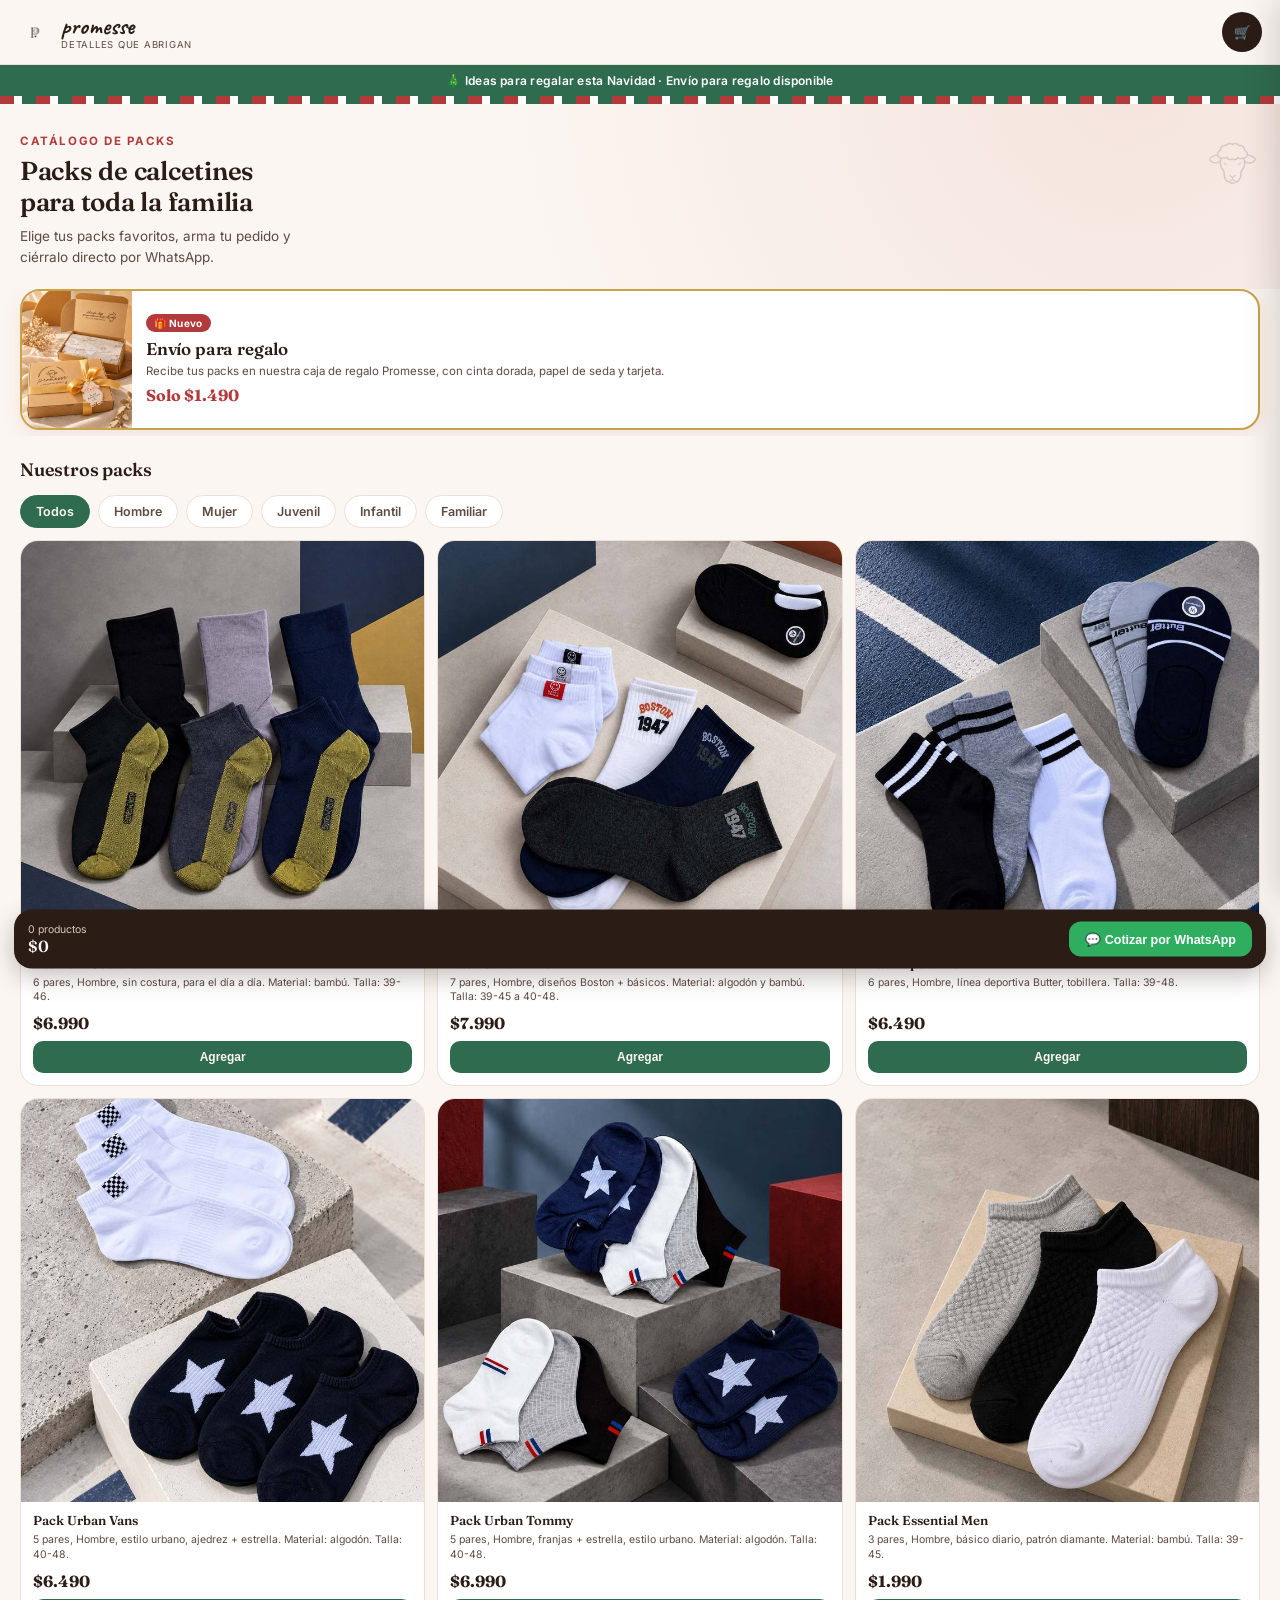
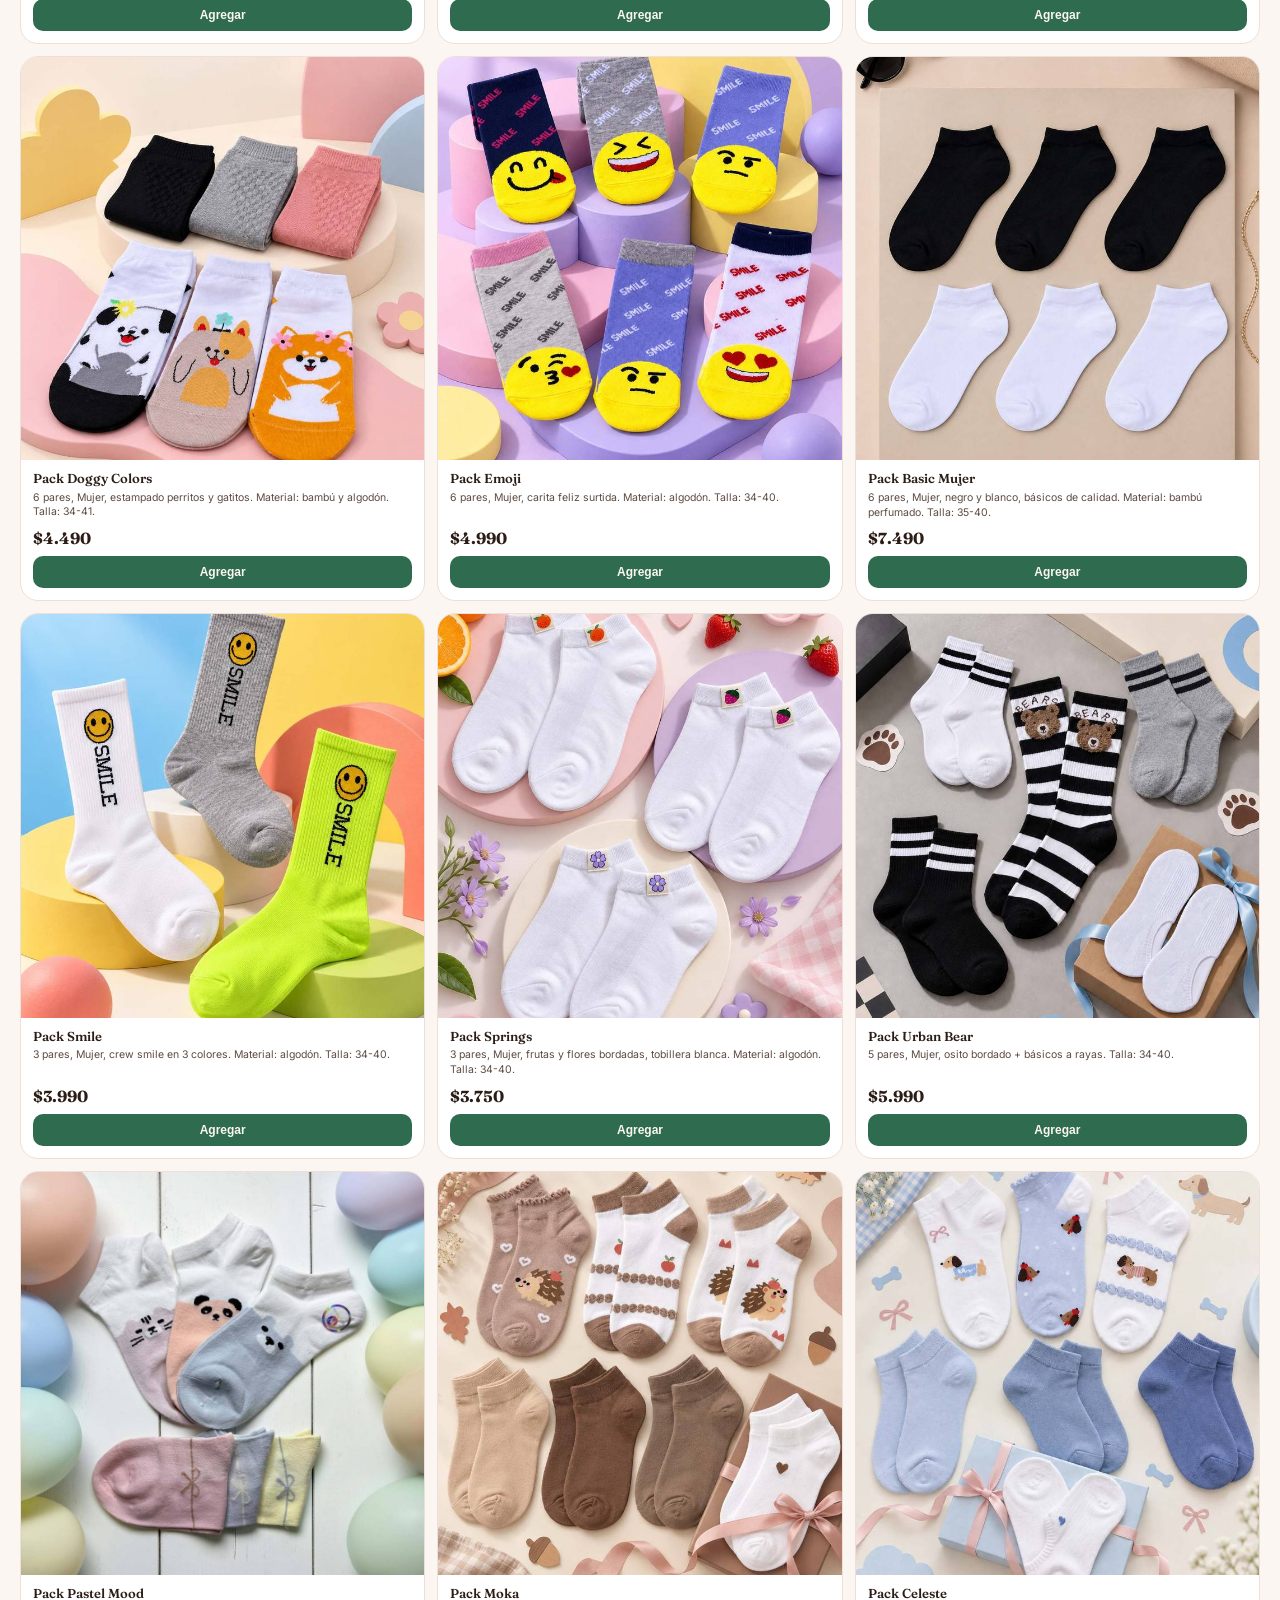
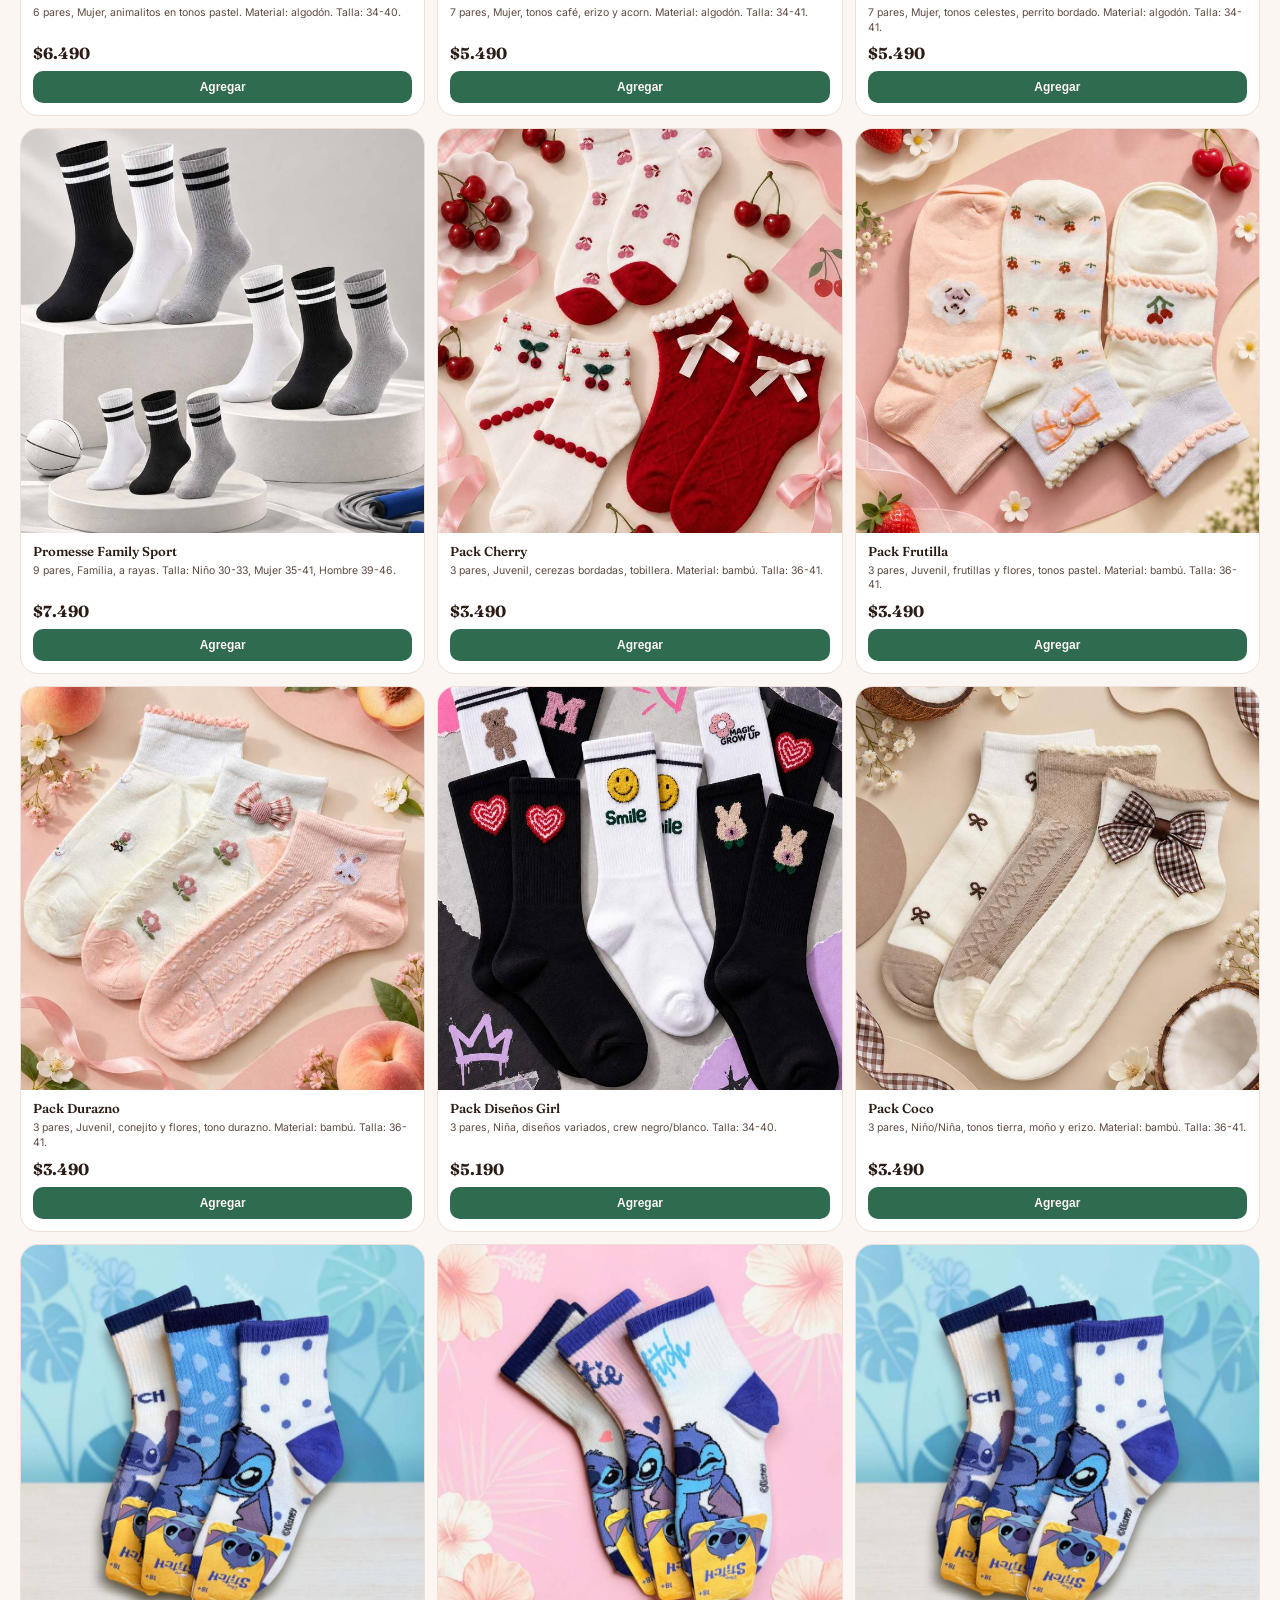
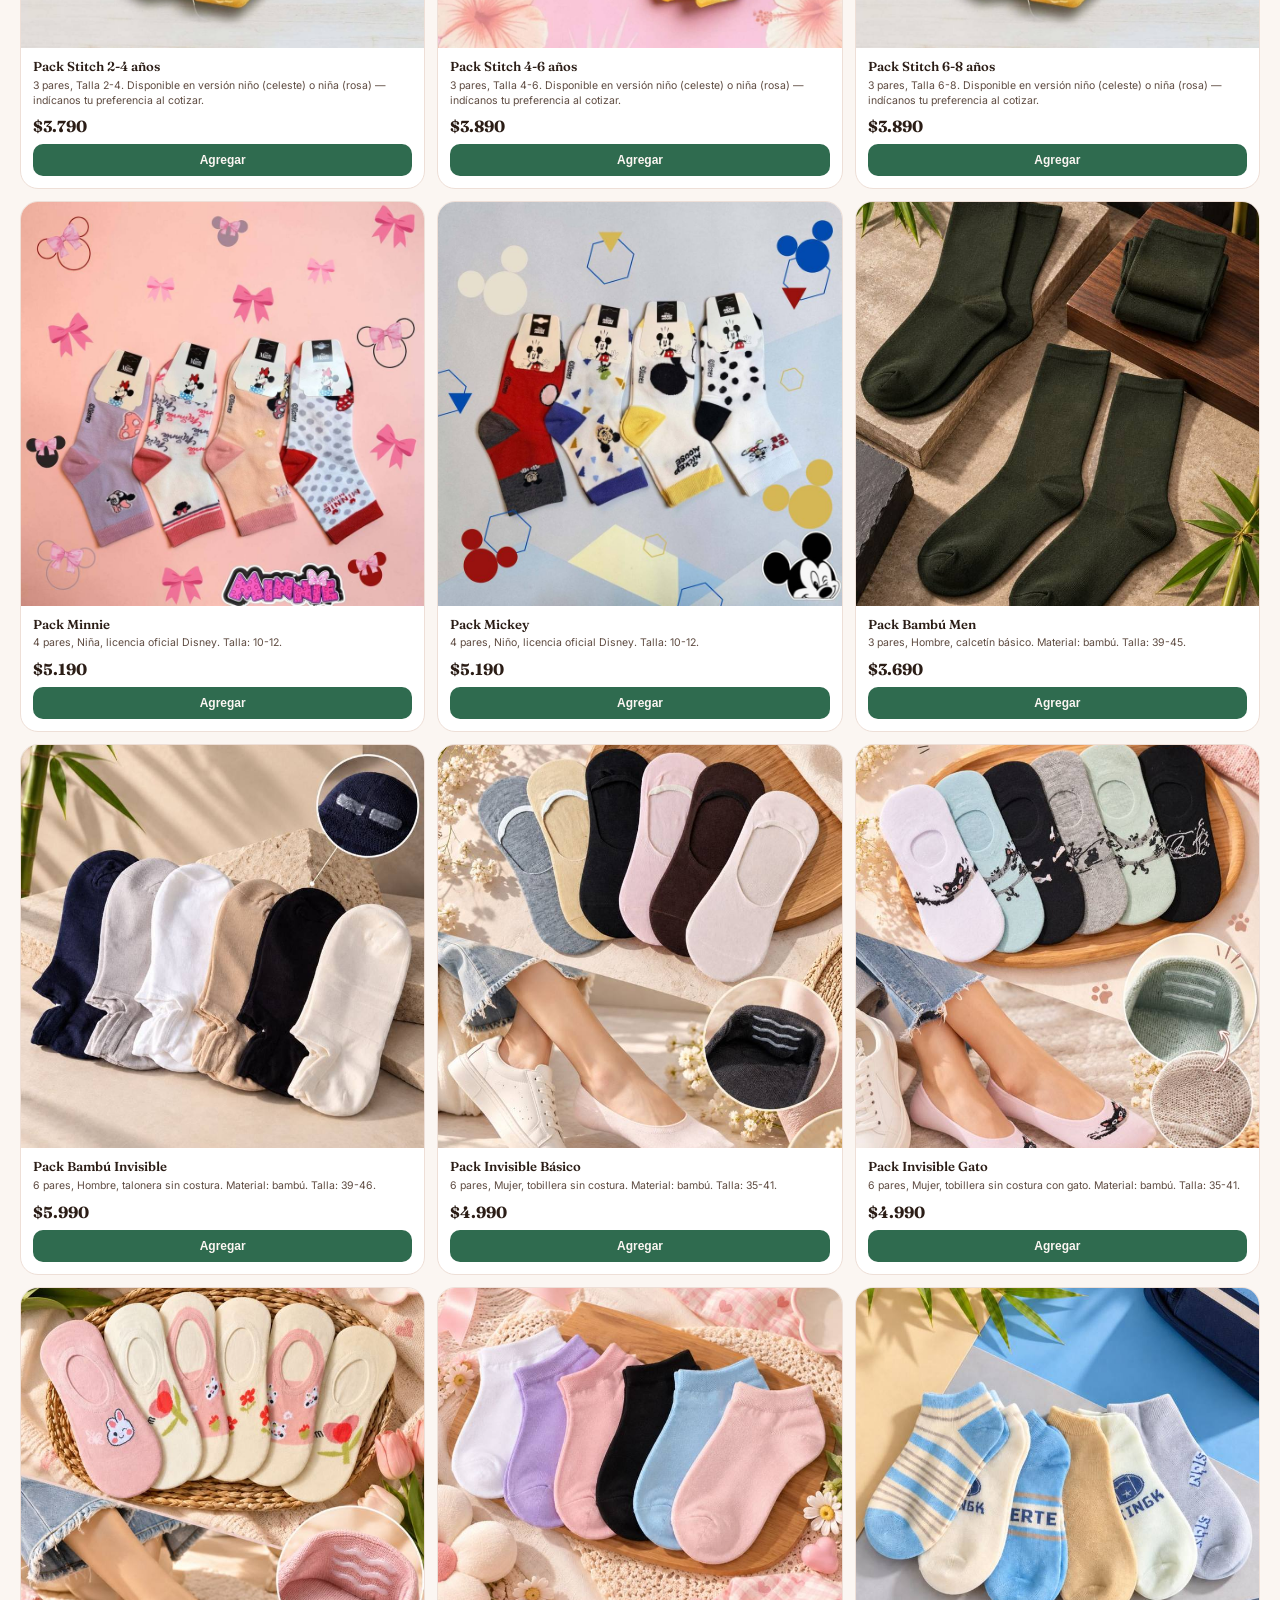
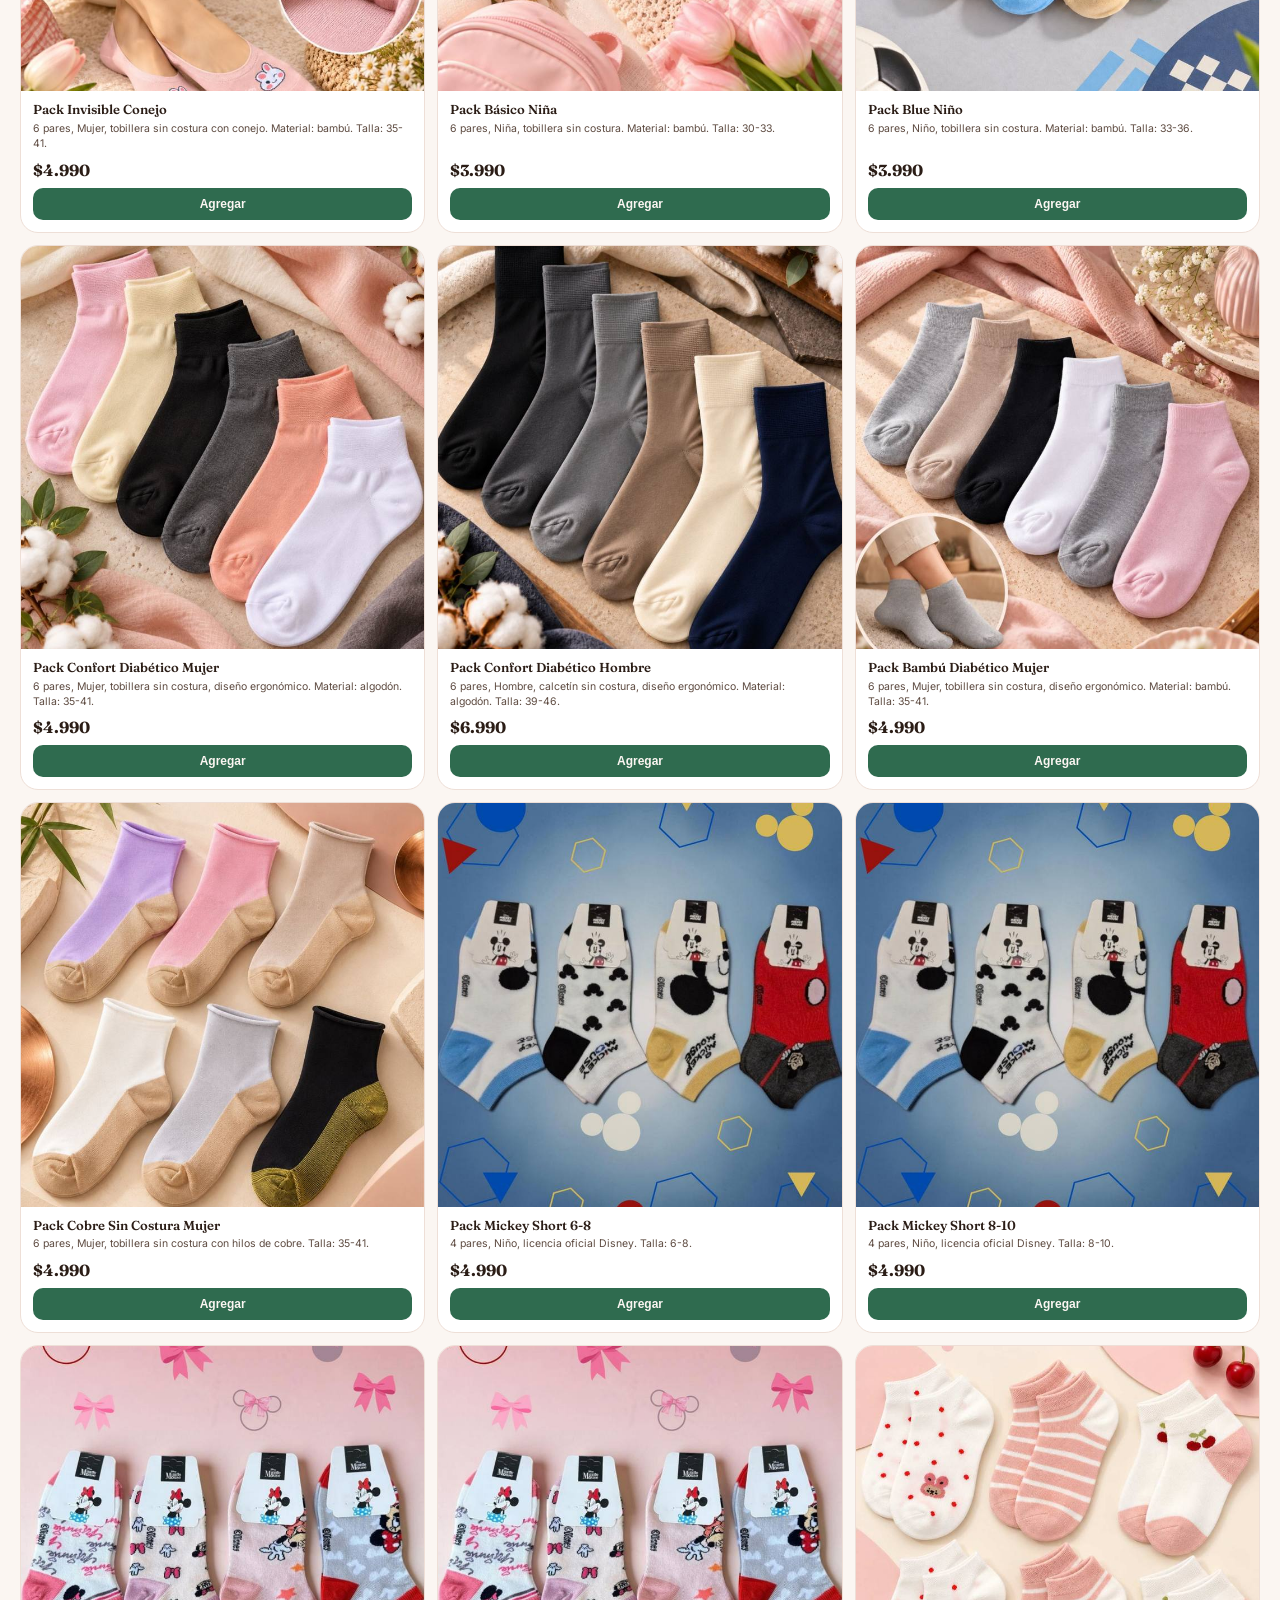
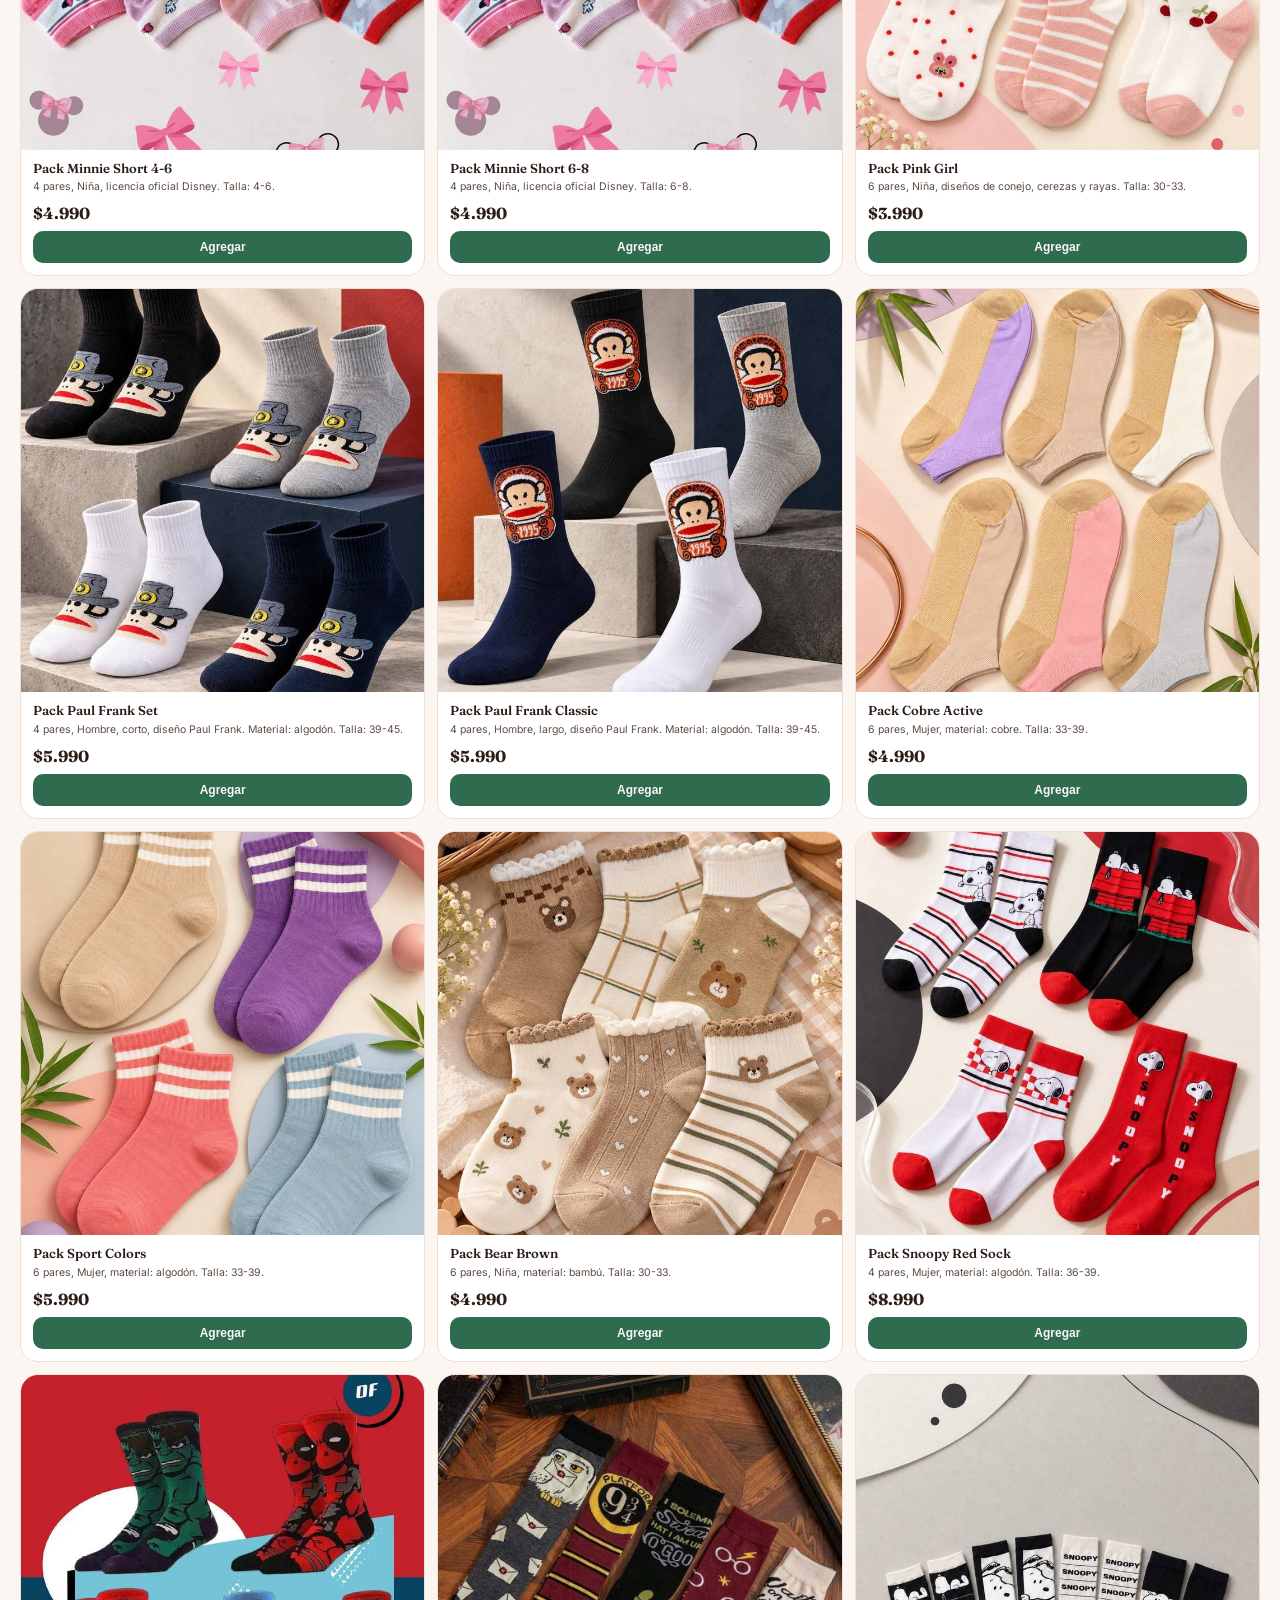
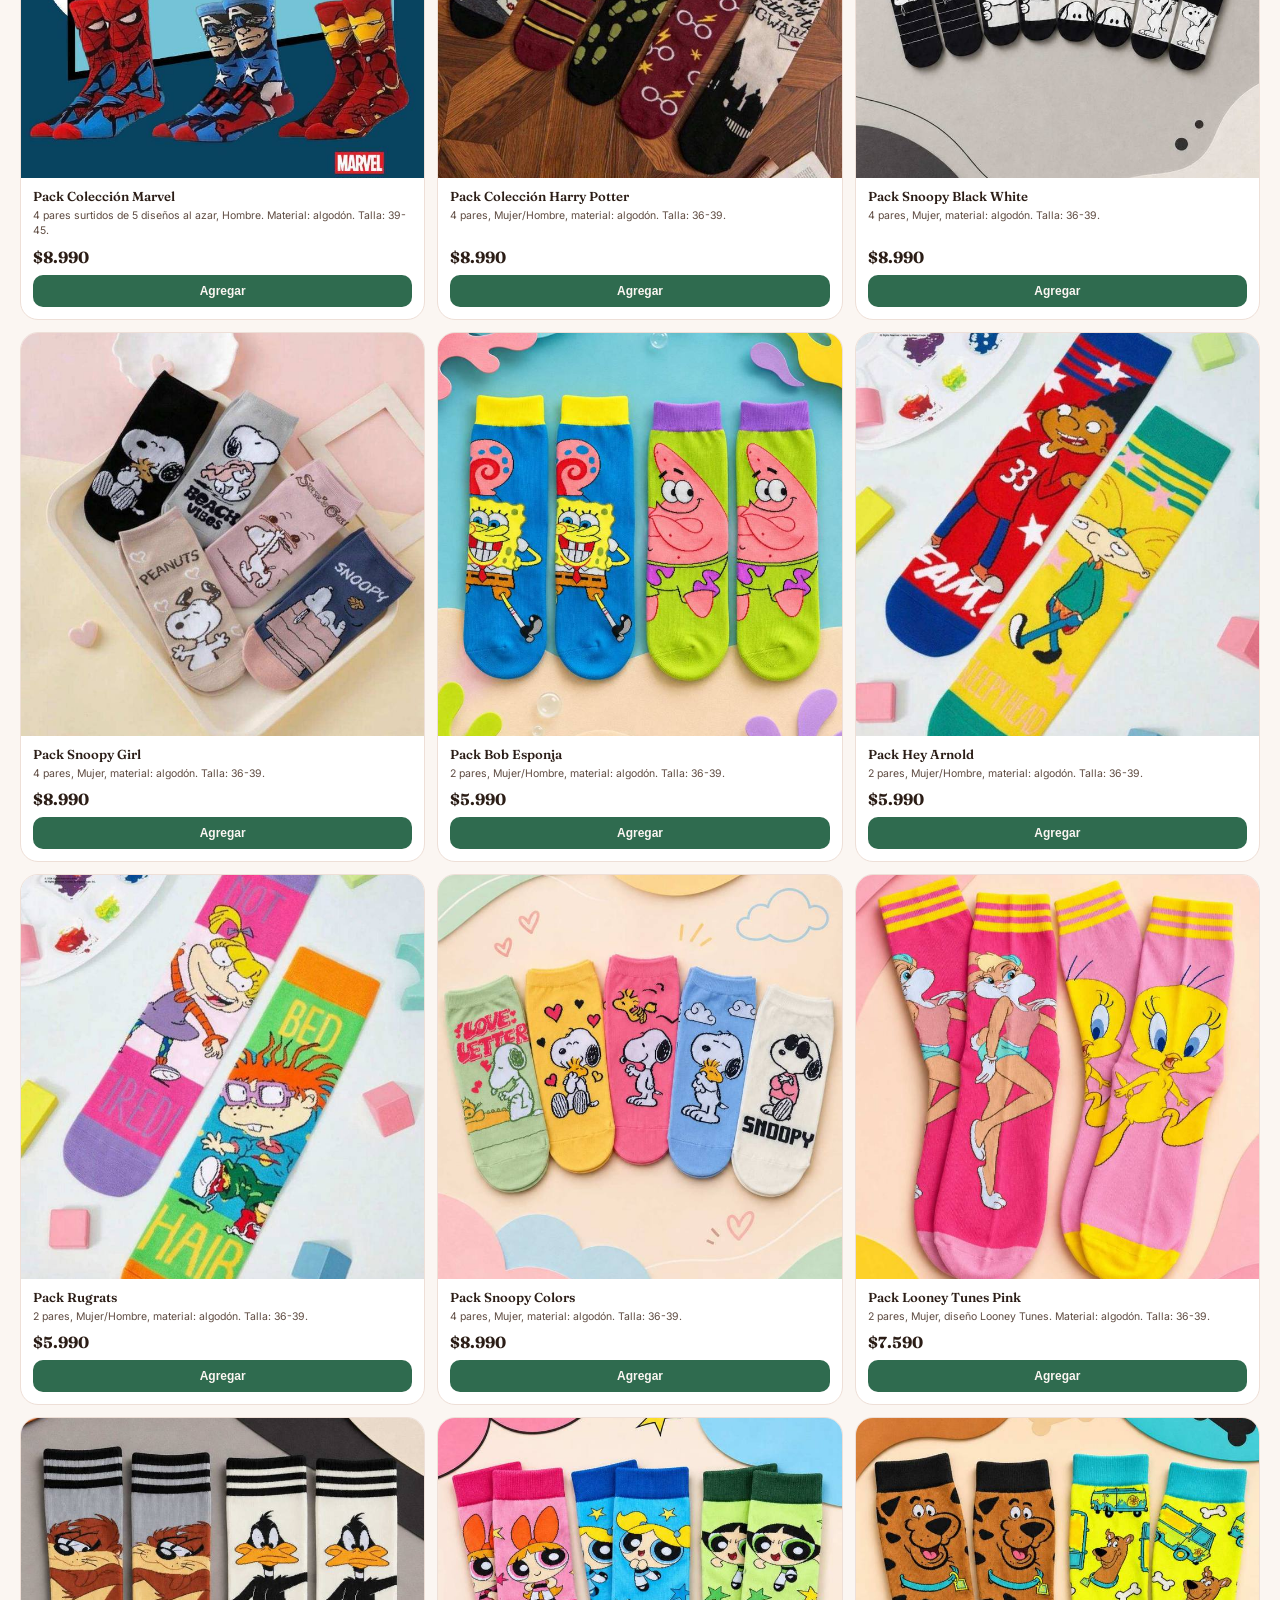
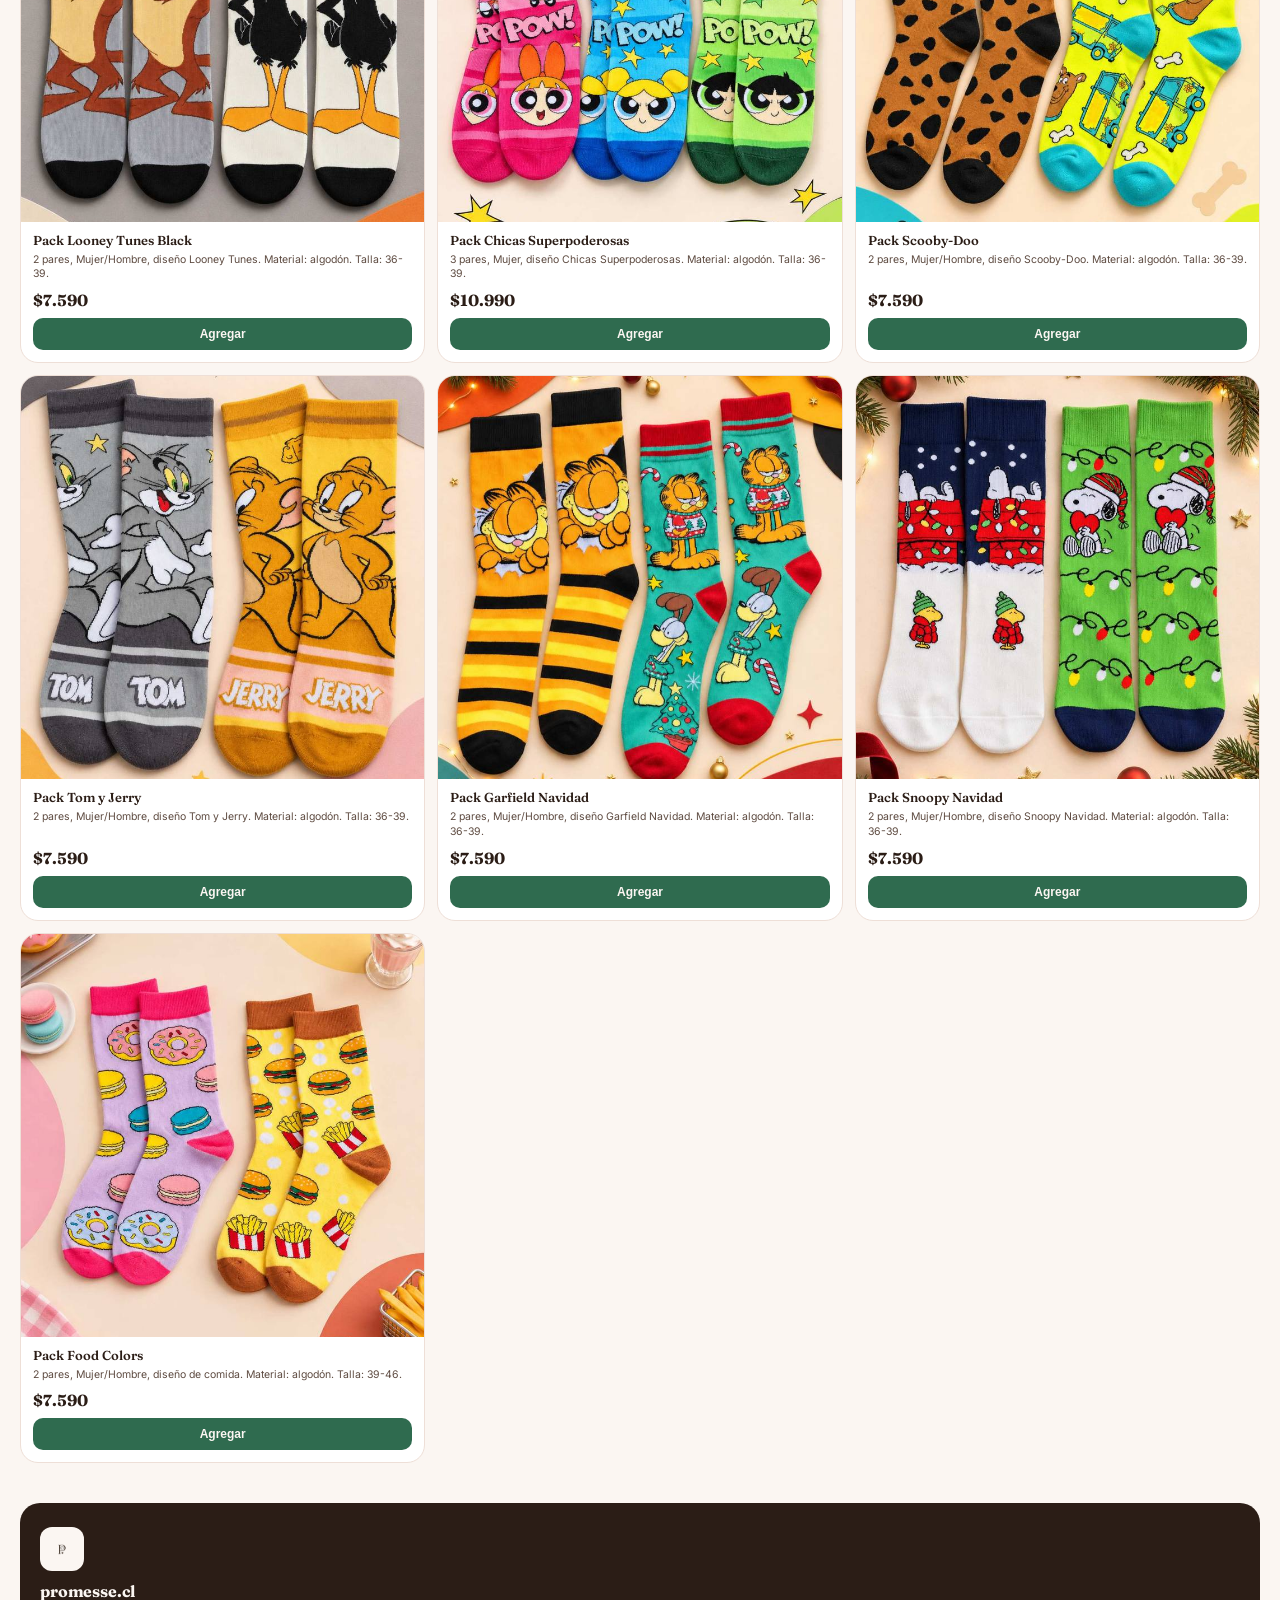
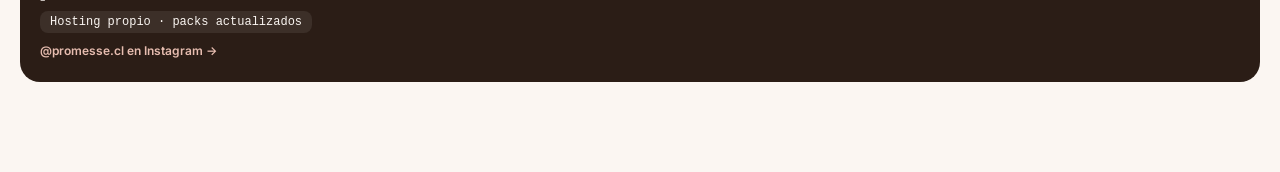
<file: index.html>
<!DOCTYPE html>
<html lang="es">
<head>
<meta charset="UTF-8">
<meta name="viewport" content="width=device-width, initial-scale=1.0">
<meta name="color-scheme" content="light">
<title>Promesse</title>
<meta name="description" content="Packs de calcetines en Chile para hombre, mujer, juvenil, infantil y familia. Bambú, algodón y líneas de confort. Arma tu pedido y cotiza por WhatsApp.">
<meta name="robots" content="index, follow">
<link rel="canonical" href="https://www.promesse.cl/">
<meta property="og:type" content="website">
<meta property="og:locale" content="es_CL">
<meta property="og:site_name" content="Promesse">
<meta property="og:title" content="Packs de calcetines en Chile | Promesse">
<meta property="og:description" content="Packs de calcetines en Chile para hombre, mujer, juvenil, infantil y familia. Bambú, algodón y líneas de confort. Arma tu pedido y cotiza por WhatsApp.">
<meta property="og:url" content="https://www.promesse.cl/">
<meta property="og:image" content="https://www.promesse.cl/images/monogram.png">
<meta name="twitter:card" content="summary">
<script type="application/ld+json">
{
  "@context": "https://schema.org",
  "@type": "Organization",
  "name": "Promesse",
  "url": "https://www.promesse.cl/",
  "logo": "https://www.promesse.cl/images/monogram.png",
  "slogan": "Detalles que abrigan",
  "description": "Venta de packs de calcetines en Chile.",
  "areaServed": "CL",
  "sameAs": ["https://www.instagram.com/promesse.cl"],
  "contactPoint": {
    "@type": "ContactPoint",
    "telephone": "+56988941425",
    "contactType": "sales",
    "availableLanguage": "es"
  }
}
</script>
<link rel="preconnect" href="https://fonts.googleapis.com">
<link rel="preconnect" href="https://fonts.gstatic.com" crossorigin>
<link href="https://fonts.googleapis.com/css2?family=Caveat:wght@600;700&family=Fraunces:opsz,wght@9..144,400;9..144,500;9..144,600&family=Inter:wght@400;500;600;700&display=swap" rel="stylesheet">
<style>
  :root{
    color-scheme: light;
    --ink:#2B1D16;
    --ink-soft:#5E4B41;
    --paper:#FBF6F2;
    --card:#FFFFFF;
    --rose:#E7BDB0;
    --rose-deep:#C9836C;
    --rose-pale:#F5E4DD;
    --line:#EEDFD7;
    --wa:#2FAE60;
  }
  *{box-sizing:border-box; margin:0; padding:0;}
  html{ scroll-behavior:smooth; background:var(--paper); overscroll-behavior-y:none; }
  body{
    background:var(--paper); color:var(--ink); font-family:'Inter', sans-serif;
    padding-bottom:90px; overscroll-behavior-y:none;
  }
  h1,h2,h3{ font-family:'Fraunces', serif; letter-spacing:-0.01em; }

  header{
    position:sticky; top:0; z-index:60; background:var(--paper);
    padding:12px 18px; display:flex; align-items:center; justify-content:space-between;
    border-bottom:1px solid var(--line);
  }
  .brand{ display:flex; align-items:center; gap:9px; }
  .brand img{ width:34px; height:34px; object-fit:contain; }
  .brand-name{ font-family:'Caveat', cursive; font-weight:700; font-size:24px; line-height:1; color:var(--ink); }
  .brand-tag{ font-size:9.5px; letter-spacing:0.08em; text-transform:uppercase; color:var(--ink-soft); margin-top:1px;}
  .cart-btn{
    position:relative; background:var(--ink); color:var(--paper); border:none;
    width:40px; height:40px; border-radius:50%; display:flex; align-items:center; justify-content:center; cursor:pointer;
  }
  .cart-count{
    position:absolute; top:-4px; right:-4px; background:var(--rose-deep); color:#fff;
    font-size:10px; font-weight:700; width:18px; height:18px; border-radius:50%;
    display:flex; align-items:center; justify-content:center; border:2px solid var(--paper);
  }

  .hero{
    padding:30px 20px 22px;
    background: radial-gradient(circle at 88% -15%, var(--rose-pale), transparent 55%), var(--paper);
    position:relative; overflow:hidden;
  }
  .hero .eyebrow{ position:relative; z-index:2; font-size:11.5px; text-transform:uppercase; letter-spacing:0.14em; color:var(--rose-deep); font-weight:700; margin-bottom:8px; }
  .hero h1{ position:relative; z-index:2; font-size:26px; font-weight:600; line-height:1.2; max-width:280px; }
  .hero p{ position:relative; z-index:2; margin-top:8px; font-size:13.5px; color:var(--ink-soft); max-width:290px; line-height:1.5; }
  .hero-sheep{ position:absolute; right:-10px; top:10px; width:110px; opacity:0.14; z-index:1; pointer-events:none; }

  .section-head{ padding:22px 20px 8px; background:var(--paper); position:relative; z-index:2; }
  .section-head h2{ font-size:18px; font-weight:600; color:var(--ink); }

  .chips{ display:flex; gap:8px; overflow-x:auto; padding:6px 20px 12px; background:var(--paper); }
  .chips::-webkit-scrollbar{ display:none; }
  .chip{
    flex-shrink:0; padding:8px 15px; border-radius:20px; font-size:12.5px; font-weight:600;
    border:1px solid var(--line); background:var(--card); color:var(--ink-soft); cursor:pointer; white-space:nowrap;
  }
  .chip.active{ background:var(--ink); color:var(--paper); border-color:var(--ink); }

  .grid{ display:grid; grid-template-columns:1fr 1fr; gap:12px; padding:0 20px 20px; }
  .product-card{ background:var(--card); border-radius:18px; border:1px solid var(--line); overflow:hidden; display:flex; flex-direction:column; position:relative; }
  .product-card.soldout{ opacity:0.75; }
  .product-card.soldout .swatch img{ filter:grayscale(100%); }
  .p-badge{
    position:absolute; top:10px; right:10px; z-index:10; background:rgba(43,29,22,0.88);
    color:#fff; padding:6px 12px; border-radius:8px; font-size:11px; font-weight:700;
    text-align:center; letter-spacing:0.03em;
  }
  .swatch{ aspect-ratio:1/1; overflow:hidden; background:var(--rose-pale); position:relative; }
  .swatch img{ width:100%; height:100%; object-fit:cover; display:block; }
  .p-info{ padding:10px 12px 12px; flex:1; display:flex; flex-direction:column; }
  .p-name{ font-weight:600; font-size:13px; line-height:1.3; font-family:'Fraunces',serif; }
  .p-desc{ font-size:10.5px; color:var(--ink-soft); margin-top:4px; line-height:1.4; flex:1; }
  .p-price{ font-family:'Fraunces',serif; font-weight:700; font-size:16px; margin-top:8px; }
  .p-cta{
    margin-top:8px; background:var(--ink); color:var(--paper); border:none;
    font-size:12px; font-weight:600; padding:9px; border-radius:10px; cursor:pointer;
  }
  .p-cta.added{ background:#25914e; }
  .p-cta.disabled{ background:#A89E99; cursor:not-allowed; opacity:0.6; }

  .overlay{ position:fixed; inset:0; background:rgba(43,29,22,0.45); opacity:0; pointer-events:none; transition:opacity .25s ease; z-index:70; }
  .overlay.open{ opacity:1; pointer-events:auto; }
  .cart-drawer{
    position:fixed; top:0; right:0; height:100%; width:88%; max-width:380px; background:var(--paper); z-index:80;
    transform:translateX(100%); transition:transform .3s ease; display:flex; flex-direction:column;
    box-shadow:-8px 0 30px rgba(43,29,22,0.15);
  }
  .cart-drawer.open{ transform:translateX(0); }
  .cart-head{ padding:18px 18px 14px; border-bottom:1px solid var(--line); display:flex; align-items:center; justify-content:space-between; }
  .cart-head h3{ font-size:18px; font-weight:600; }
  .cart-close{ background:none; border:none; font-size:20px; color:var(--ink-soft); cursor:pointer; width:32px; height:32px; }
  .cart-items{ flex:1; overflow-y:auto; padding:10px 18px; }
  .cart-empty{ text-align:center; color:var(--ink-soft); font-size:13px; margin-top:40px; padding:0 20px; line-height:1.6; }
  .cart-empty img{ width:70px; opacity:0.5; margin-bottom:12px; }
  .cart-item{ display:flex; gap:10px; padding:12px 0; border-bottom:1px solid var(--line); }
  .cart-item .ci-info{ flex:1; }
  .cart-item .ci-name{ font-size:13px; font-weight:600; font-family:'Fraunces',serif; }
  .cart-item .ci-price{ font-size:11.5px; color:var(--ink-soft); margin-top:2px; }
  .qty-control{ display:flex; align-items:center; gap:10px; margin-top:6px; }
  .qty-control button{ width:22px; height:22px; border-radius:6px; border:1px solid var(--line); background:#fff; font-size:13px; cursor:pointer; color:var(--ink); }
  .qty-control span{ font-size:12.5px; font-weight:600; min-width:14px; text-align:center; }
  .ci-remove{ background:none; border:none; color:#B7A79D; font-size:11px; margin-left:auto; cursor:pointer; text-decoration:underline; }
  .ci-right{ display:flex; flex-direction:column; align-items:flex-end; }
  .cart-foot{ padding:16px 18px 20px; border-top:1px solid var(--line); }
  .cart-total-row{ display:flex; justify-content:space-between; font-size:14px; margin-bottom:12px; }
  .cart-total-row strong{ font-family:'Fraunces',serif; font-size:19px; }
  .checkout-btn{
    width:100%; background:var(--wa); color:#fff; border:none; padding:13px; border-radius:14px;
    font-size:14.5px; font-weight:700; display:flex; align-items:center; justify-content:center; gap:8px; cursor:pointer;
  }
  .checkout-note{ font-size:10.5px; color:var(--ink-soft); text-align:center; margin-top:8px; line-height:1.5; }

  .sticky-bar{
    position:fixed; left:14px; right:14px; bottom:14px; z-index:65; background:var(--ink); color:var(--paper);
    border-radius:18px; padding:12px 14px; display:flex; align-items:center; justify-content:space-between; gap:10px;
    box-shadow:0 8px 24px rgba(43,29,22,0.28); transform:translateY(140%); transition:transform .25s ease;
  }
  .sticky-bar.show{ transform:translateY(0); }
  .sticky-bar .sb-info{ display:flex; flex-direction:column; }
  .sticky-bar .sb-count{ font-size:10.5px; color:#D9C6BC; }
  .sticky-bar .sb-total{ font-family:'Fraunces',serif; font-size:16px; font-weight:600; }
  .sticky-bar button{ background:var(--wa); color:#fff; border:none; font-size:12.5px; font-weight:700; padding:10px 16px; border-radius:12px; display:flex; align-items:center; gap:6px; cursor:pointer; }

  .site-footer{ margin:20px 20px 0; padding:24px 20px; border-radius:20px; background:var(--ink); color:var(--paper); display:flex; flex-direction:column; align-items:flex-start; gap:10px; }
  .site-footer img{ width:44px; height:44px; object-fit:contain; background:var(--paper); border-radius:12px; padding:7px; }
  .site-footer h3{ font-size:16px; }
  .site-footer .domain{ font-family:monospace; background:rgba(255,255,255,0.08); display:inline-block; padding:4px 10px; border-radius:8px; font-size:12px; }
  .site-footer a{ color:var(--rose); font-size:12px; font-weight:600; text-decoration:none; }

  @media(min-width:480px){ .grid{ grid-template-columns:1fr 1fr 1fr; } }

  .gift-banner{ margin:0 20px 6px; background:var(--card); border:1px solid var(--line); border-radius:20px; overflow:hidden; display:flex; gap:0; align-items:stretch; box-shadow:0 6px 18px rgba(201,131,108,0.14); }
  .gift-banner img{ width:110px; height:auto; object-fit:cover; flex-shrink:0; }
  .gb-text{ padding:12px 14px; display:flex; flex-direction:column; justify-content:center; }
  .gb-tag{ align-self:flex-start; background:var(--rose-deep); color:#fff; font-size:10px; font-weight:700; padding:3px 8px; border-radius:20px; letter-spacing:0.04em; }
  .gb-text h3{ font-size:17px; font-weight:600; margin-top:6px; }
  .gb-text p{ font-size:11.5px; color:var(--ink-soft); line-height:1.45; margin-top:4px; }
  .gb-price{ font-family:'Fraunces',serif; font-weight:700; font-size:16px; color:var(--rose-deep); margin-top:6px; }

  .gift-overlay{ position:fixed; inset:0; background:rgba(43,29,22,0.55); display:none; align-items:center; justify-content:center; padding:20px; z-index:90; }
  .gift-overlay.open{ display:flex; }
  .gift-modal{ background:var(--paper); border-radius:22px; width:100%; max-width:340px; overflow:hidden; box-shadow:0 20px 50px rgba(0,0,0,0.25); }
  .gift-modal img{ width:100%; height:240px; object-fit:cover; display:block; }
  .gm-body{ padding:16px 18px 18px; text-align:center; }
  .gm-body h3{ font-size:19px; font-weight:600; }
  .gm-body p{ font-size:12.5px; color:var(--ink-soft); line-height:1.5; margin-top:6px; }
  .gm-price{ font-family:'Fraunces',serif; font-weight:700; font-size:20px; color:var(--rose-deep); margin-top:8px; }
  .gm-yes{ width:100%; margin-top:12px; background:var(--wa); color:#fff; border:none; padding:12px; border-radius:14px; font-size:14px; font-weight:700; cursor:pointer; }
  .gm-no{ width:100%; margin-top:8px; background:none; color:var(--ink-soft); border:1px solid var(--line); padding:10px; border-radius:14px; font-size:13px; font-weight:600; cursor:pointer; }

  .cart-gift{ display:flex; gap:10px; padding:12px 0; border-top:1px solid var(--line); margin-top:4px; align-items:center; }
  .cart-gift img{ width:56px; height:56px; object-fit:cover; border-radius:10px; flex-shrink:0; }
  .cg-info{ flex:1; }
  .gift-toggle{ margin-top:6px; background:var(--ink); color:var(--paper); border:none; font-size:11.5px; font-weight:600; padding:6px 10px; border-radius:8px; cursor:pointer; }

  /* ===== MODO NAVIDAD: para quitarlo, borra class="navidad" del <body> y el bloque .xmas-* ===== */
  :root{ --xmas-red:#B23A3A; --xmas-green:#2F6B4F; --xmas-gold:#C9A24A; }
  .xmas-strip{ background:var(--xmas-green); color:#fff; text-align:center; font-size:12px; font-weight:600; padding:8px 12px; letter-spacing:0.02em; position:relative; z-index:3; }
  .xmas-garland{ height:8px; background:repeating-linear-gradient(90deg, var(--xmas-red) 0 14px, #fff 14px 22px, var(--xmas-green) 22px 36px); position:relative; z-index:3; }
  body.navidad .hero .eyebrow{ color:var(--xmas-red); }
  body.navidad .p-cta, body.navidad .chip.active{ background:var(--xmas-green); }
  body.navidad .chip.active{ border-color:var(--xmas-green); }
  body.navidad .gb-tag{ background:var(--xmas-red); }
  body.navidad .gift-banner{ border:2px solid var(--xmas-gold); }
  body.navidad .gb-price{ color:var(--xmas-red); }
  .snow{ position:fixed; inset:0; pointer-events:none; overflow:hidden; z-index:2; }
  .snowflake{ position:absolute; top:-12px; color:#fff; opacity:.85; text-shadow:0 0 3px rgba(90,60,40,.35); animation-name:snowfall; animation-timing-function:linear; animation-iteration-count:infinite; }
  @keyframes snowfall{
    0%{ transform:translate3d(0,0,0); }
    50%{ transform:translate3d(18px,50vh,0); }
    100%{ transform:translate3d(-8px,110vh,0); }
  }
  @media (prefers-reduced-motion: reduce){ .snow{ display:none; } }

  /* ===== Zoom de foto al tocarla ===== */
  .swatch img{ cursor:zoom-in; }
  .zoom-overlay{ position:fixed; inset:0; background:rgba(20,12,8,0.92); display:none; flex-direction:column; align-items:center; justify-content:center; padding:56px 16px 24px; z-index:95; }
  .zoom-overlay.open{ display:flex; }
  .zoom-overlay img{ max-width:100%; max-height:78vh; object-fit:contain; border-radius:14px; background:#fff; }
  .zoom-name{ color:#fff; font-family:'Fraunces',serif; font-size:16px; margin-top:14px; text-align:center; }
  .zoom-close{ position:absolute; top:12px; right:14px; width:40px; height:40px; border-radius:50%; border:none; background:rgba(255,255,255,0.15); color:#fff; font-size:20px; cursor:pointer; }
</style>
<!-- Google Analytics 4 -->
<script async src="https://www.googletagmanager.com/gtag/js?id=G-JY3YLQ8Q1R"></script>
<script>
  window.dataLayer = window.dataLayer || [];
  function gtag(){ dataLayer.push(arguments); }
  gtag('js', new Date());
  gtag('config', 'G-JY3YLQ8Q1R');
  // Envío seguro: no rompe la página si un bloqueador impide cargar GA
  function track(name, params){ try { gtag('event', name, params || {}); } catch(e) {} }
</script>
<link rel="icon" href="favicon.ico" sizes="any">
<link rel="icon" type="image/png" sizes="48x48" href="images/favicon-48.png">
<link rel="icon" type="image/png" sizes="96x96" href="images/favicon-96.png">
<link rel="icon" type="image/png" sizes="192x192" href="images/favicon-192.png">
<link rel="apple-touch-icon" sizes="180x180" href="images/apple-touch-icon.png">
<script type="application/ld+json">
{"@context":"https://schema.org","@type":"Organization","name":"Promesse","url":"https://www.promesse.cl/","logo":"https://www.promesse.cl/images/favicon-512.png","sameAs":["https://www.instagram.com/promesse.cl"]}
</script>
</head>
<body class="navidad">

<header>
  <div class="brand">
    <img src="images/monogram.png" alt="Promesse">
    <div>
      <div class="brand-name">promesse</div>
      <div class="brand-tag">Detalles que abrigan</div>
    </div>
  </div>
  <button class="cart-btn" id="cartOpenBtn" aria-label="Ver carrito">
    🛒
    <span class="cart-count" id="cartCount" style="display:none;">0</span>
  </button>
</header>
<div class="xmas-strip">🎄 Ideas para regalar esta Navidad · Envío para regalo disponible</div>
<div class="xmas-garland"></div>


<section class="hero">
  <img class="hero-sheep" src="images/sheep-icon.png" alt="">
  <div class="eyebrow">Catálogo de packs</div>
  <h1>Packs de calcetines para toda la familia</h1>
  <p>Elige tus packs favoritos, arma tu pedido y ciérralo directo por WhatsApp.</p>
</section>

<section class="gift-banner">
  <img src="images/caja-regalo.jpg" alt="Caja de regalo Promesse">
  <div class="gb-text">
    <span class="gb-tag">🎁 Nuevo</span>
    <h3>Envío para regalo</h3>
    <p>Recibe tus packs en nuestra caja de regalo Promesse, con cinta dorada, papel de seda y tarjeta.</p>
    <div class="gb-price">Solo $1.490</div>
  </div>
</section>

<div class="section-head"><h2>Nuestros packs</h2></div>
<div class="chips">
<div class="chip active" data-f="all">Todos</div>
  <div class="chip" data-f="hombre">Hombre</div>
  <div class="chip" data-f="mujer">Mujer</div>
  <div class="chip" data-f="juvenil">Juvenil</div>
  <div class="chip" data-f="infantil">Infantil</div>
  <div class="chip" data-f="familiar">Familiar</div>
</div>

<div class="grid" id="grid">
      <div class="product-card" data-cat="hombre" data-name="Pack Sin Costura Men" data-price="6990">
        
        <div class="swatch"><img src="images/pack-01-sin-costura-men.jpg" alt="Pack Sin Costura Men" loading="lazy"></div>
        <div class="p-info">
          <div class="p-name">Pack Sin Costura Men</div>
          <div class="p-desc">6 pares, Hombre, sin costura, para el día a día. Material: bambú. Talla: 39-46.</div>
          <div class="p-price">$6.990</div>
          <button class="p-cta" onclick="addToCart('p0','Pack Sin Costura Men',6990,this)">Agregar</button>
        </div>
      </div>
      <div class="product-card" data-cat="hombre" data-name="Pack Juvenil Men" data-price="7990">
        
        <div class="swatch"><img src="images/pack-02-juvenil-men.jpg" alt="Pack Juvenil Men" loading="lazy"></div>
        <div class="p-info">
          <div class="p-name">Pack Juvenil Men</div>
          <div class="p-desc">7 pares, Hombre, diseños Boston + básicos. Material: algodón y bambú. Talla: 39-45 a 40-48.</div>
          <div class="p-price">$7.990</div>
          <button class="p-cta" onclick="addToCart('p1','Pack Juvenil Men',7990,this)">Agregar</button>
        </div>
      </div>
      <div class="product-card" data-cat="hombre" data-name="Pack Sport Men" data-price="6490">
        
        <div class="swatch"><img src="images/pack-03-sport-men.jpg" alt="Pack Sport Men" loading="lazy"></div>
        <div class="p-info">
          <div class="p-name">Pack Sport Men</div>
          <div class="p-desc">6 pares, Hombre, línea deportiva Butter, tobillera. Talla: 39-48.</div>
          <div class="p-price">$6.490</div>
          <button class="p-cta" onclick="addToCart('p2','Pack Sport Men',6490,this)">Agregar</button>
        </div>
      </div>
      <div class="product-card" data-cat="hombre" data-name="Pack Urban Vans" data-price="6490">
        
        <div class="swatch"><img src="images/pack-04-urban-vans.jpg" alt="Pack Urban Vans" loading="lazy"></div>
        <div class="p-info">
          <div class="p-name">Pack Urban Vans</div>
          <div class="p-desc">5 pares, Hombre, estilo urbano, ajedrez + estrella. Material: algodón. Talla: 40-48.</div>
          <div class="p-price">$6.490</div>
          <button class="p-cta" onclick="addToCart('p3','Pack Urban Vans',6490,this)">Agregar</button>
        </div>
      </div>
      <div class="product-card" data-cat="hombre" data-name="Pack Urban Tommy" data-price="6990">
        
        <div class="swatch"><img src="images/pack-05-urban-tommy.jpg" alt="Pack Urban Tommy" loading="lazy"></div>
        <div class="p-info">
          <div class="p-name">Pack Urban Tommy</div>
          <div class="p-desc">5 pares, Hombre, franjas + estrella, estilo urbano. Material: algodón. Talla: 40-48.</div>
          <div class="p-price">$6.990</div>
          <button class="p-cta" onclick="addToCart('p4','Pack Urban Tommy',6990,this)">Agregar</button>
        </div>
      </div>
      <div class="product-card" data-cat="hombre" data-name="Pack Essential Men" data-price="1990">
        
        <div class="swatch"><img src="images/pack-06-essential-men.jpg" alt="Pack Essential Men" loading="lazy"></div>
        <div class="p-info">
          <div class="p-name">Pack Essential Men</div>
          <div class="p-desc">3 pares, Hombre, básico diario, patrón diamante. Material: bambú. Talla: 39-45.</div>
          <div class="p-price">$1.990</div>
          <button class="p-cta" onclick="addToCart('p5','Pack Essential Men',1990,this)">Agregar</button>
        </div>
      </div>
      <div class="product-card" data-cat="mujer" data-name="Pack Doggy Colors" data-price="4490">
        
        <div class="swatch"><img src="images/pack-07-doggy-colors.jpg" alt="Pack Doggy Colors" loading="lazy"></div>
        <div class="p-info">
          <div class="p-name">Pack Doggy Colors</div>
          <div class="p-desc">6 pares, Mujer, estampado perritos y gatitos. Material: bambú y algodón. Talla: 34-41.</div>
          <div class="p-price">$4.490</div>
          <button class="p-cta" onclick="addToCart('p6','Pack Doggy Colors',4490,this)">Agregar</button>
        </div>
      </div>
      <div class="product-card" data-cat="mujer" data-name="Pack Emoji" data-price="4990">
        
        <div class="swatch"><img src="images/pack-08-emoji.jpg" alt="Pack Emoji" loading="lazy"></div>
        <div class="p-info">
          <div class="p-name">Pack Emoji</div>
          <div class="p-desc">6 pares, Mujer, carita feliz surtida. Material: algodón. Talla: 34-40.</div>
          <div class="p-price">$4.990</div>
          <button class="p-cta" onclick="addToCart('p7','Pack Emoji',4990,this)">Agregar</button>
        </div>
      </div>
      <div class="product-card" data-cat="mujer" data-name="Pack Basic Mujer" data-price="7490">
        
        <div class="swatch"><img src="images/pack-09-basic-mujer.jpg" alt="Pack Basic Mujer" loading="lazy"></div>
        <div class="p-info">
          <div class="p-name">Pack Basic Mujer</div>
          <div class="p-desc">6 pares, Mujer, negro y blanco, básicos de calidad. Material: bambú perfumado. Talla: 35-40.</div>
          <div class="p-price">$7.490</div>
          <button class="p-cta" onclick="addToCart('p8','Pack Basic Mujer',7490,this)">Agregar</button>
        </div>
      </div>
      <div class="product-card" data-cat="mujer" data-name="Pack Smile" data-price="3990">
        
        <div class="swatch"><img src="images/pack-10-smile.jpg" alt="Pack Smile" loading="lazy"></div>
        <div class="p-info">
          <div class="p-name">Pack Smile</div>
          <div class="p-desc">3 pares, Mujer, crew smile en 3 colores. Material: algodón. Talla: 34-40.</div>
          <div class="p-price">$3.990</div>
          <button class="p-cta" onclick="addToCart('p9','Pack Smile',3990,this)">Agregar</button>
        </div>
      </div>
      <div class="product-card" data-cat="mujer" data-name="Pack Springs" data-price="3750">
        
        <div class="swatch"><img src="images/pack-springs.jpg" alt="Pack Springs" loading="lazy"></div>
        <div class="p-info">
          <div class="p-name">Pack Springs</div>
          <div class="p-desc">3 pares, Mujer, frutas y flores bordadas, tobillera blanca. Material: algodón. Talla: 34-40.</div>
          <div class="p-price">$3.750</div>
          <button class="p-cta" onclick="addToCart('p10','Pack Springs',3750,this)">Agregar</button>
        </div>
      </div>
      <div class="product-card" data-cat="mujer" data-name="Pack Urban Bear" data-price="5990">
        
        <div class="swatch"><img src="images/pack-11-urban-bear.jpg" alt="Pack Urban Bear" loading="lazy"></div>
        <div class="p-info">
          <div class="p-name">Pack Urban Bear</div>
          <div class="p-desc">5 pares, Mujer, osito bordado + básicos a rayas. Talla: 34-40.</div>
          <div class="p-price">$5.990</div>
          <button class="p-cta" onclick="addToCart('p11','Pack Urban Bear',5990,this)">Agregar</button>
        </div>
      </div>
      <div class="product-card" data-cat="mujer" data-name="Pack Pastel Mood" data-price="6490">
        
        <div class="swatch"><img src="images/pack-12-pastel-mood.jpg" alt="Pack Pastel Mood" loading="lazy"></div>
        <div class="p-info">
          <div class="p-name">Pack Pastel Mood</div>
          <div class="p-desc">6 pares, Mujer, animalitos en tonos pastel. Material: algodón. Talla: 34-40.</div>
          <div class="p-price">$6.490</div>
          <button class="p-cta" onclick="addToCart('p12','Pack Pastel Mood',6490,this)">Agregar</button>
        </div>
      </div>
      <div class="product-card" data-cat="mujer" data-name="Pack Moka" data-price="5490">
        
        <div class="swatch"><img src="images/pack-13-moka.jpg" alt="Pack Moka" loading="lazy"></div>
        <div class="p-info">
          <div class="p-name">Pack Moka</div>
          <div class="p-desc">7 pares, Mujer, tonos café, erizo y acorn. Material: algodón. Talla: 34-41.</div>
          <div class="p-price">$5.490</div>
          <button class="p-cta" onclick="addToCart('p13','Pack Moka',5490,this)">Agregar</button>
        </div>
      </div>
      <div class="product-card" data-cat="mujer" data-name="Pack Celeste" data-price="5490">
        
        <div class="swatch"><img src="images/pack-14-celeste.jpg" alt="Pack Celeste" loading="lazy"></div>
        <div class="p-info">
          <div class="p-name">Pack Celeste</div>
          <div class="p-desc">7 pares, Mujer, tonos celestes, perrito bordado. Material: algodón. Talla: 34-41.</div>
          <div class="p-price">$5.490</div>
          <button class="p-cta" onclick="addToCart('p14','Pack Celeste',5490,this)">Agregar</button>
        </div>
      </div>
      <div class="product-card" data-cat="familiar" data-name="Promesse Family Sport" data-price="7490">
        
        <div class="swatch"><img src="images/pack-15-family-sport.jpg" alt="Promesse Family Sport" loading="lazy"></div>
        <div class="p-info">
          <div class="p-name">Promesse Family Sport</div>
          <div class="p-desc">9 pares, Familia, a rayas. Talla: Niño 30-33, Mujer 35-41, Hombre 39-46.</div>
          <div class="p-price">$7.490</div>
          <button class="p-cta" onclick="addToCart('p15','Promesse Family Sport',7490,this)">Agregar</button>
        </div>
      </div>
      <div class="product-card" data-cat="juvenil" data-name="Pack Cherry" data-price="3490">
        
        <div class="swatch"><img src="images/pack-16-cherry.jpg" alt="Pack Cherry" loading="lazy"></div>
        <div class="p-info">
          <div class="p-name">Pack Cherry</div>
          <div class="p-desc">3 pares, Juvenil, cerezas bordadas, tobillera. Material: bambú. Talla: 36-41.</div>
          <div class="p-price">$3.490</div>
          <button class="p-cta" onclick="addToCart('p16','Pack Cherry',3490,this)">Agregar</button>
        </div>
      </div>
      <div class="product-card" data-cat="juvenil" data-name="Pack Frutilla" data-price="3490">
        
        <div class="swatch"><img src="images/pack-17-frutilla.jpg" alt="Pack Frutilla" loading="lazy"></div>
        <div class="p-info">
          <div class="p-name">Pack Frutilla</div>
          <div class="p-desc">3 pares, Juvenil, frutillas y flores, tonos pastel. Material: bambú. Talla: 36-41.</div>
          <div class="p-price">$3.490</div>
          <button class="p-cta" onclick="addToCart('p17','Pack Frutilla',3490,this)">Agregar</button>
        </div>
      </div>
      <div class="product-card" data-cat="juvenil" data-name="Pack Durazno" data-price="3490">
        
        <div class="swatch"><img src="images/pack-18-durazno.jpg" alt="Pack Durazno" loading="lazy"></div>
        <div class="p-info">
          <div class="p-name">Pack Durazno</div>
          <div class="p-desc">3 pares, Juvenil, conejito y flores, tono durazno. Material: bambú. Talla: 36-41.</div>
          <div class="p-price">$3.490</div>
          <button class="p-cta" onclick="addToCart('p18','Pack Durazno',3490,this)">Agregar</button>
        </div>
      </div>
      <div class="product-card" data-cat="juvenil" data-name="Pack Diseños Girl" data-price="5190">
        
        <div class="swatch"><img src="images/pack-19-disenos-girl.jpg" alt="Pack Diseños Girl" loading="lazy"></div>
        <div class="p-info">
          <div class="p-name">Pack Diseños Girl</div>
          <div class="p-desc">3 pares, Niña, diseños variados, crew negro/blanco. Talla: 34-40.</div>
          <div class="p-price">$5.190</div>
          <button class="p-cta" onclick="addToCart('p19','Pack Diseños Girl',5190,this)">Agregar</button>
        </div>
      </div>
      <div class="product-card" data-cat="infantil" data-name="Pack Coco" data-price="3490">
        
        <div class="swatch"><img src="images/pack-20-coco.jpg" alt="Pack Coco" loading="lazy"></div>
        <div class="p-info">
          <div class="p-name">Pack Coco</div>
          <div class="p-desc">3 pares, Niño/Niña, tonos tierra, moño y erizo. Material: bambú. Talla: 36-41.</div>
          <div class="p-price">$3.490</div>
          <button class="p-cta" onclick="addToCart('p20','Pack Coco',3490,this)">Agregar</button>
        </div>
      </div>
      <div class="product-card" data-cat="infantil" data-name="Pack Stitch 2-4 años" data-price="3790">
        
        <div class="swatch"><img src="images/pack-21-stitch-nino.jpg" alt="Pack Stitch 2-4 años" loading="lazy"></div>
        <div class="p-info">
          <div class="p-name">Pack Stitch 2-4 años</div>
          <div class="p-desc">3 pares, Talla 2-4. Disponible en versión niño (celeste) o niña (rosa) — indícanos tu preferencia al cotizar.</div>
          <div class="p-price">$3.790</div>
          <button class="p-cta" onclick="addToCart('p21','Pack Stitch 2-4 años',3790,this)">Agregar</button>
        </div>
      </div>
      <div class="product-card" data-cat="infantil" data-name="Pack Stitch 4-6 años" data-price="3890">
        
        <div class="swatch"><img src="images/pack-22-stitch-nina.jpg" alt="Pack Stitch 4-6 años" loading="lazy"></div>
        <div class="p-info">
          <div class="p-name">Pack Stitch 4-6 años</div>
          <div class="p-desc">3 pares, Talla 4-6. Disponible en versión niño (celeste) o niña (rosa) — indícanos tu preferencia al cotizar.</div>
          <div class="p-price">$3.890</div>
          <button class="p-cta" onclick="addToCart('p22','Pack Stitch 4-6 años',3890,this)">Agregar</button>
        </div>
      </div>
      <div class="product-card" data-cat="infantil" data-name="Pack Stitch 6-8 años" data-price="3890">
        
        <div class="swatch"><img src="images/pack-21-stitch-nino.jpg" alt="Pack Stitch 6-8 años" loading="lazy"></div>
        <div class="p-info">
          <div class="p-name">Pack Stitch 6-8 años</div>
          <div class="p-desc">3 pares, Talla 6-8. Disponible en versión niño (celeste) o niña (rosa) — indícanos tu preferencia al cotizar.</div>
          <div class="p-price">$3.890</div>
          <button class="p-cta" onclick="addToCart('p23','Pack Stitch 6-8 años',3890,this)">Agregar</button>
        </div>
      </div>
      <div class="product-card" data-cat="infantil" data-name="Pack Minnie" data-price="5190">
        
        <div class="swatch"><img src="images/pack-24-minnie.jpg" alt="Pack Minnie" loading="lazy"></div>
        <div class="p-info">
          <div class="p-name">Pack Minnie</div>
          <div class="p-desc">4 pares, Niña, licencia oficial Disney. Talla: 10-12.</div>
          <div class="p-price">$5.190</div>
          <button class="p-cta" onclick="addToCart('p24','Pack Minnie',5190,this)">Agregar</button>
        </div>
      </div>
      <div class="product-card" data-cat="infantil" data-name="Pack Mickey" data-price="5190">
        
        <div class="swatch"><img src="images/pack-25-mickey.jpg" alt="Pack Mickey" loading="lazy"></div>
        <div class="p-info">
          <div class="p-name">Pack Mickey</div>
          <div class="p-desc">4 pares, Niño, licencia oficial Disney. Talla: 10-12.</div>
          <div class="p-price">$5.190</div>
          <button class="p-cta" onclick="addToCart('p25','Pack Mickey',5190,this)">Agregar</button>
        </div>
      </div>
      <div class="product-card" data-cat="hombre" data-name="Pack Bambú Men" data-price="3690">
        
        <div class="swatch"><img src="images/pack-new-00.jpg" alt="Pack Bambú Men" loading="lazy"></div>
        <div class="p-info">
          <div class="p-name">Pack Bambú Men</div>
          <div class="p-desc">3 pares, Hombre, calcetín básico. Material: bambú. Talla: 39-45.</div>
          <div class="p-price">$3.690</div>
          <button class="p-cta" onclick="addToCart('p26','Pack Bambú Men',3690,this)">Agregar</button>
        </div>
      </div>
      <div class="product-card" data-cat="hombre" data-name="Pack Bambú Invisible" data-price="5990">
        
        <div class="swatch"><img src="images/pack-new-01.jpg" alt="Pack Bambú Invisible" loading="lazy"></div>
        <div class="p-info">
          <div class="p-name">Pack Bambú Invisible</div>
          <div class="p-desc">6 pares, Hombre, talonera sin costura. Material: bambú. Talla: 39-46.</div>
          <div class="p-price">$5.990</div>
          <button class="p-cta" onclick="addToCart('p27','Pack Bambú Invisible',5990,this)">Agregar</button>
        </div>
      </div>
      <div class="product-card" data-cat="mujer" data-name="Pack Invisible Básico" data-price="4990">
        
        <div class="swatch"><img src="images/pack-new-02.jpg" alt="Pack Invisible Básico" loading="lazy"></div>
        <div class="p-info">
          <div class="p-name">Pack Invisible Básico</div>
          <div class="p-desc">6 pares, Mujer, tobillera sin costura. Material: bambú. Talla: 35-41.</div>
          <div class="p-price">$4.990</div>
          <button class="p-cta" onclick="addToCart('p28','Pack Invisible Básico',4990,this)">Agregar</button>
        </div>
      </div>
      <div class="product-card" data-cat="mujer" data-name="Pack Invisible Gato" data-price="4990">
        
        <div class="swatch"><img src="images/pack-new-03.jpg" alt="Pack Invisible Gato" loading="lazy"></div>
        <div class="p-info">
          <div class="p-name">Pack Invisible Gato</div>
          <div class="p-desc">6 pares, Mujer, tobillera sin costura con gato. Material: bambú. Talla: 35-41.</div>
          <div class="p-price">$4.990</div>
          <button class="p-cta" onclick="addToCart('p29','Pack Invisible Gato',4990,this)">Agregar</button>
        </div>
      </div>
      <div class="product-card" data-cat="mujer" data-name="Pack Invisible Conejo" data-price="4990">
        
        <div class="swatch"><img src="images/pack-new-04.jpg" alt="Pack Invisible Conejo" loading="lazy"></div>
        <div class="p-info">
          <div class="p-name">Pack Invisible Conejo</div>
          <div class="p-desc">6 pares, Mujer, tobillera sin costura con conejo. Material: bambú. Talla: 35-41.</div>
          <div class="p-price">$4.990</div>
          <button class="p-cta" onclick="addToCart('p30','Pack Invisible Conejo',4990,this)">Agregar</button>
        </div>
      </div>
      <div class="product-card" data-cat="infantil" data-name="Pack Básico Niña" data-price="3990">
        
        <div class="swatch"><img src="images/pack-new-05.jpg" alt="Pack Básico Niña" loading="lazy"></div>
        <div class="p-info">
          <div class="p-name">Pack Básico Niña</div>
          <div class="p-desc">6 pares, Niña, tobillera sin costura. Material: bambú. Talla: 30-33.</div>
          <div class="p-price">$3.990</div>
          <button class="p-cta" onclick="addToCart('p31','Pack Básico Niña',3990,this)">Agregar</button>
        </div>
      </div>
      <div class="product-card" data-cat="infantil" data-name="Pack Blue Niño" data-price="3990">
        
        <div class="swatch"><img src="images/pack-new-06.jpg" alt="Pack Blue Niño" loading="lazy"></div>
        <div class="p-info">
          <div class="p-name">Pack Blue Niño</div>
          <div class="p-desc">6 pares, Niño, tobillera sin costura. Material: bambú. Talla: 33-36.</div>
          <div class="p-price">$3.990</div>
          <button class="p-cta" onclick="addToCart('p32','Pack Blue Niño',3990,this)">Agregar</button>
        </div>
      </div>
      <div class="product-card" data-cat="mujer" data-name="Pack Confort Diabético Mujer" data-price="4990">
        
        <div class="swatch"><img src="images/pack-new-07.jpg" alt="Pack Confort Diabético Mujer" loading="lazy"></div>
        <div class="p-info">
          <div class="p-name">Pack Confort Diabético Mujer</div>
          <div class="p-desc">6 pares, Mujer, tobillera sin costura, diseño ergonómico. Material: algodón. Talla: 35-41.</div>
          <div class="p-price">$4.990</div>
          <button class="p-cta" onclick="addToCart('p33','Pack Confort Diabético Mujer',4990,this)">Agregar</button>
        </div>
      </div>
      <div class="product-card" data-cat="hombre" data-name="Pack Confort Diabético Hombre" data-price="6990">
        
        <div class="swatch"><img src="images/pack-new-08.jpg" alt="Pack Confort Diabético Hombre" loading="lazy"></div>
        <div class="p-info">
          <div class="p-name">Pack Confort Diabético Hombre</div>
          <div class="p-desc">6 pares, Hombre, calcetín sin costura, diseño ergonómico. Material: algodón. Talla: 39-46.</div>
          <div class="p-price">$6.990</div>
          <button class="p-cta" onclick="addToCart('p34','Pack Confort Diabético Hombre',6990,this)">Agregar</button>
        </div>
      </div>
      <div class="product-card" data-cat="mujer" data-name="Pack Bambú Diabético Mujer" data-price="4990">
        
        <div class="swatch"><img src="images/pack-new-09.jpg" alt="Pack Bambú Diabético Mujer" loading="lazy"></div>
        <div class="p-info">
          <div class="p-name">Pack Bambú Diabético Mujer</div>
          <div class="p-desc">6 pares, Mujer, tobillera sin costura, diseño ergonómico. Material: bambú. Talla: 35-41.</div>
          <div class="p-price">$4.990</div>
          <button class="p-cta" onclick="addToCart('p35','Pack Bambú Diabético Mujer',4990,this)">Agregar</button>
        </div>
      </div>
      <div class="product-card" data-cat="mujer" data-name="Pack Cobre Sin Costura Mujer" data-price="4990">
        
        <div class="swatch"><img src="images/pack-new-10.jpg" alt="Pack Cobre Sin Costura Mujer" loading="lazy"></div>
        <div class="p-info">
          <div class="p-name">Pack Cobre Sin Costura Mujer</div>
          <div class="p-desc">6 pares, Mujer, tobillera sin costura con hilos de cobre. Talla: 35-41.</div>
          <div class="p-price">$4.990</div>
          <button class="p-cta" onclick="addToCart('p36','Pack Cobre Sin Costura Mujer',4990,this)">Agregar</button>
        </div>
      </div>
      <div class="product-card" data-cat="infantil" data-name="Pack Mickey Short 6-8" data-price="4990">
        
        <div class="swatch"><img src="images/pack-new-11.jpg" alt="Pack Mickey Short 6-8" loading="lazy"></div>
        <div class="p-info">
          <div class="p-name">Pack Mickey Short 6-8</div>
          <div class="p-desc">4 pares, Niño, licencia oficial Disney. Talla: 6-8.</div>
          <div class="p-price">$4.990</div>
          <button class="p-cta" onclick="addToCart('p37','Pack Mickey Short 6-8',4990,this)">Agregar</button>
        </div>
      </div>
      <div class="product-card" data-cat="infantil" data-name="Pack Mickey Short 8-10" data-price="4990">
        
        <div class="swatch"><img src="images/pack-new-11.jpg" alt="Pack Mickey Short 8-10" loading="lazy"></div>
        <div class="p-info">
          <div class="p-name">Pack Mickey Short 8-10</div>
          <div class="p-desc">4 pares, Niño, licencia oficial Disney. Talla: 8-10.</div>
          <div class="p-price">$4.990</div>
          <button class="p-cta" onclick="addToCart('p38','Pack Mickey Short 8-10',4990,this)">Agregar</button>
        </div>
      </div>
      <div class="product-card" data-cat="infantil" data-name="Pack Minnie Short 4-6" data-price="4990">
        
        <div class="swatch"><img src="images/pack-new-12.jpg" alt="Pack Minnie Short 4-6" loading="lazy"></div>
        <div class="p-info">
          <div class="p-name">Pack Minnie Short 4-6</div>
          <div class="p-desc">4 pares, Niña, licencia oficial Disney. Talla: 4-6.</div>
          <div class="p-price">$4.990</div>
          <button class="p-cta" onclick="addToCart('p39','Pack Minnie Short 4-6',4990,this)">Agregar</button>
        </div>
      </div>
      <div class="product-card" data-cat="infantil" data-name="Pack Minnie Short 6-8" data-price="4990">
        
        <div class="swatch"><img src="images/pack-new-12.jpg" alt="Pack Minnie Short 6-8" loading="lazy"></div>
        <div class="p-info">
          <div class="p-name">Pack Minnie Short 6-8</div>
          <div class="p-desc">4 pares, Niña, licencia oficial Disney. Talla: 6-8.</div>
          <div class="p-price">$4.990</div>
          <button class="p-cta" onclick="addToCart('p40','Pack Minnie Short 6-8',4990,this)">Agregar</button>
        </div>
      </div>
      <div class="product-card" data-cat="infantil" data-name="Pack Pink Girl" data-price="3990">
        <div class="swatch"><img src="images/pack-n42.jpg" alt="Pack Pink Girl" loading="lazy"></div>
        <div class="p-info">
          <div class="p-name">Pack Pink Girl</div>
          <div class="p-desc">6 pares, Niña, diseños de conejo, cerezas y rayas. Talla: 30-33.</div>
          <div class="p-price">$3.990</div>
          <button class="p-cta" onclick="addToCart('n42','Pack Pink Girl',3990,this)">Agregar</button>
        </div>
      </div>
      <div class="product-card" data-cat="hombre" data-name="Pack Paul Frank Set" data-price="5990">
        <div class="swatch"><img src="images/pack-n43.jpg" alt="Pack Paul Frank Set" loading="lazy"></div>
        <div class="p-info">
          <div class="p-name">Pack Paul Frank Set</div>
          <div class="p-desc">4 pares, Hombre, corto, diseño Paul Frank. Material: algodón. Talla: 39-45.</div>
          <div class="p-price">$5.990</div>
          <button class="p-cta" onclick="addToCart('n43','Pack Paul Frank Set',5990,this)">Agregar</button>
        </div>
      </div>
      <div class="product-card" data-cat="hombre" data-name="Pack Paul Frank Classic" data-price="5990">
        <div class="swatch"><img src="images/pack-n44.jpg" alt="Pack Paul Frank Classic" loading="lazy"></div>
        <div class="p-info">
          <div class="p-name">Pack Paul Frank Classic</div>
          <div class="p-desc">4 pares, Hombre, largo, diseño Paul Frank. Material: algodón. Talla: 39-45.</div>
          <div class="p-price">$5.990</div>
          <button class="p-cta" onclick="addToCart('n44','Pack Paul Frank Classic',5990,this)">Agregar</button>
        </div>
      </div>
      <div class="product-card" data-cat="mujer" data-name="Pack Cobre Active" data-price="4990">
        <div class="swatch"><img src="images/pack-n45.jpg" alt="Pack Cobre Active" loading="lazy"></div>
        <div class="p-info">
          <div class="p-name">Pack Cobre Active</div>
          <div class="p-desc">6 pares, Mujer, material: cobre. Talla: 33-39.</div>
          <div class="p-price">$4.990</div>
          <button class="p-cta" onclick="addToCart('n45','Pack Cobre Active',4990,this)">Agregar</button>
        </div>
      </div>
      <div class="product-card" data-cat="mujer" data-name="Pack Sport Colors" data-price="5990">
        <div class="swatch"><img src="images/pack-n46.jpg" alt="Pack Sport Colors" loading="lazy"></div>
        <div class="p-info">
          <div class="p-name">Pack Sport Colors</div>
          <div class="p-desc">6 pares, Mujer, material: algodón. Talla: 33-39.</div>
          <div class="p-price">$5.990</div>
          <button class="p-cta" onclick="addToCart('n46','Pack Sport Colors',5990,this)">Agregar</button>
        </div>
      </div>
      <div class="product-card" data-cat="infantil" data-name="Pack Bear Brown" data-price="4990">
        <div class="swatch"><img src="images/pack-n47.jpg" alt="Pack Bear Brown" loading="lazy"></div>
        <div class="p-info">
          <div class="p-name">Pack Bear Brown</div>
          <div class="p-desc">6 pares, Niña, material: bambú. Talla: 30-33.</div>
          <div class="p-price">$4.990</div>
          <button class="p-cta" onclick="addToCart('n47','Pack Bear Brown',4990,this)">Agregar</button>
        </div>
      </div>
      <div class="product-card" data-cat="mujer" data-name="Pack Snoopy Red Sock" data-price="8990">
        <div class="swatch"><img src="images/pack-n48.jpg" alt="Pack Snoopy Red Sock" loading="lazy"></div>
        <div class="p-info">
          <div class="p-name">Pack Snoopy Red Sock</div>
          <div class="p-desc">4 pares, Mujer, material: algodón. Talla: 36-39.</div>
          <div class="p-price">$8.990</div>
          <button class="p-cta" onclick="addToCart('n48','Pack Snoopy Red Sock',8990,this)">Agregar</button>
        </div>
      </div>
      <div class="product-card" data-cat="hombre" data-name="Pack Colección Marvel" data-price="8990">
        <div class="swatch"><img src="images/pack-n49.jpg" alt="Pack Colección Marvel" loading="lazy"></div>
        <div class="p-info">
          <div class="p-name">Pack Colección Marvel</div>
          <div class="p-desc">4 pares surtidos de 5 diseños al azar, Hombre. Material: algodón. Talla: 39-45.</div>
          <div class="p-price">$8.990</div>
          <button class="p-cta" onclick="addToCart('n49','Pack Colección Marvel',8990,this)">Agregar</button>
        </div>
      </div>
      <div class="product-card" data-cat="familiar" data-name="Pack Colección Harry Potter" data-price="8990">
        <div class="swatch"><img src="images/pack-n50.jpg" alt="Pack Colección Harry Potter" loading="lazy"></div>
        <div class="p-info">
          <div class="p-name">Pack Colección Harry Potter</div>
          <div class="p-desc">4 pares, Mujer/Hombre, material: algodón. Talla: 36-39.</div>
          <div class="p-price">$8.990</div>
          <button class="p-cta" onclick="addToCart('n50','Pack Colección Harry Potter',8990,this)">Agregar</button>
        </div>
      </div>
      <div class="product-card" data-cat="mujer" data-name="Pack Snoopy Black White" data-price="8990">
        <div class="swatch"><img src="images/pack-n51.jpg" alt="Pack Snoopy Black White" loading="lazy"></div>
        <div class="p-info">
          <div class="p-name">Pack Snoopy Black White</div>
          <div class="p-desc">4 pares, Mujer, material: algodón. Talla: 36-39.</div>
          <div class="p-price">$8.990</div>
          <button class="p-cta" onclick="addToCart('n51','Pack Snoopy Black White',8990,this)">Agregar</button>
        </div>
      </div>
      <div class="product-card" data-cat="mujer" data-name="Pack Snoopy Girl" data-price="8990">
        <div class="swatch"><img src="images/pack-n52.jpg" alt="Pack Snoopy Girl" loading="lazy"></div>
        <div class="p-info">
          <div class="p-name">Pack Snoopy Girl</div>
          <div class="p-desc">4 pares, Mujer, material: algodón. Talla: 36-39.</div>
          <div class="p-price">$8.990</div>
          <button class="p-cta" onclick="addToCart('n52','Pack Snoopy Girl',8990,this)">Agregar</button>
        </div>
      </div>
      <div class="product-card" data-cat="familiar" data-name="Pack Bob Esponja" data-price="5990">
        <div class="swatch"><img src="images/pack-bob-v2.jpg" alt="Pack Bob Esponja" loading="lazy"></div>
        <div class="p-info">
          <div class="p-name">Pack Bob Esponja</div>
          <div class="p-desc">2 pares, Mujer/Hombre, material: algodón. Talla: 36-39.</div>
          <div class="p-price">$5.990</div>
          <button class="p-cta" onclick="addToCart('n53','Pack Bob Esponja',5990,this)">Agregar</button>
        </div>
      </div>
      <div class="product-card" data-cat="familiar" data-name="Pack Hey Arnold" data-price="5990">
        <div class="swatch"><img src="images/pack-n54.jpg" alt="Pack Hey Arnold" loading="lazy"></div>
        <div class="p-info">
          <div class="p-name">Pack Hey Arnold</div>
          <div class="p-desc">2 pares, Mujer/Hombre, material: algodón. Talla: 36-39.</div>
          <div class="p-price">$5.990</div>
          <button class="p-cta" onclick="addToCart('n54','Pack Hey Arnold',5990,this)">Agregar</button>
        </div>
      </div>
      <div class="product-card" data-cat="familiar" data-name="Pack Rugrats" data-price="5990">
        <div class="swatch"><img src="images/pack-n55.jpg" alt="Pack Rugrats" loading="lazy"></div>
        <div class="p-info">
          <div class="p-name">Pack Rugrats</div>
          <div class="p-desc">2 pares, Mujer/Hombre, material: algodón. Talla: 36-39.</div>
          <div class="p-price">$5.990</div>
          <button class="p-cta" onclick="addToCart('n55','Pack Rugrats',5990,this)">Agregar</button>
        </div>
      </div>

      <div class="product-card" data-cat="mujer" data-name="Pack Snoopy Colors" data-price="8990">
        <div class="swatch"><img src="images/pack-n56.jpg" alt="Pack Snoopy Colors" loading="lazy"></div>
        <div class="p-info">
          <div class="p-name">Pack Snoopy Colors</div>
          <div class="p-desc">4 pares, Mujer, material: algodón. Talla: 36-39.</div>
          <div class="p-price">$8.990</div>
          <button class="p-cta" onclick="addToCart('n56','Pack Snoopy Colors',8990,this)">Agregar</button>
        </div>
      </div>
      <div class="product-card" data-cat="mujer" data-name="Pack Looney Tunes Pink" data-price="7590">
        <div class="swatch"><img src="images/pack-n57.jpg" alt="Pack Looney Tunes Pink" loading="lazy"></div>
        <div class="p-info">
          <div class="p-name">Pack Looney Tunes Pink</div>
          <div class="p-desc">2 pares, Mujer, diseño Looney Tunes. Material: algodón. Talla: 36-39.</div>
          <div class="p-price">$7.590</div>
          <button class="p-cta" onclick="addToCart('n57','Pack Looney Tunes Pink',7590,this)">Agregar</button>
        </div>
      </div>
      <div class="product-card" data-cat="familiar" data-name="Pack Looney Tunes Black" data-price="7590">
        <div class="swatch"><img src="images/pack-n58.jpg" alt="Pack Looney Tunes Black" loading="lazy"></div>
        <div class="p-info">
          <div class="p-name">Pack Looney Tunes Black</div>
          <div class="p-desc">2 pares, Mujer/Hombre, diseño Looney Tunes. Material: algodón. Talla: 36-39.</div>
          <div class="p-price">$7.590</div>
          <button class="p-cta" onclick="addToCart('n58','Pack Looney Tunes Black',7590,this)">Agregar</button>
        </div>
      </div>
      <div class="product-card" data-cat="mujer" data-name="Pack Chicas Superpoderosas" data-price="10990">
        <div class="swatch"><img src="images/pack-n59.jpg" alt="Pack Chicas Superpoderosas" loading="lazy"></div>
        <div class="p-info">
          <div class="p-name">Pack Chicas Superpoderosas</div>
          <div class="p-desc">3 pares, Mujer, diseño Chicas Superpoderosas. Material: algodón. Talla: 36-39.</div>
          <div class="p-price">$10.990</div>
          <button class="p-cta" onclick="addToCart('n59','Pack Chicas Superpoderosas',10990,this)">Agregar</button>
        </div>
      </div>
      <div class="product-card" data-cat="familiar" data-name="Pack Scooby-Doo" data-price="7590">
        <div class="swatch"><img src="images/pack-n60.jpg" alt="Pack Scooby-Doo" loading="lazy"></div>
        <div class="p-info">
          <div class="p-name">Pack Scooby-Doo</div>
          <div class="p-desc">2 pares, Mujer/Hombre, diseño Scooby-Doo. Material: algodón. Talla: 36-39.</div>
          <div class="p-price">$7.590</div>
          <button class="p-cta" onclick="addToCart('n60','Pack Scooby-Doo',7590,this)">Agregar</button>
        </div>
      </div>
      <div class="product-card" data-cat="familiar" data-name="Pack Tom y Jerry" data-price="7590">
        <div class="swatch"><img src="images/pack-n61.jpg" alt="Pack Tom y Jerry" loading="lazy"></div>
        <div class="p-info">
          <div class="p-name">Pack Tom y Jerry</div>
          <div class="p-desc">2 pares, Mujer/Hombre, diseño Tom y Jerry. Material: algodón. Talla: 36-39.</div>
          <div class="p-price">$7.590</div>
          <button class="p-cta" onclick="addToCart('n61','Pack Tom y Jerry',7590,this)">Agregar</button>
        </div>
      </div>
      <div class="product-card" data-cat="familiar" data-name="Pack Garfield Navidad" data-price="7590">
        <div class="swatch"><img src="images/pack-n62.jpg" alt="Pack Garfield Navidad" loading="lazy"></div>
        <div class="p-info">
          <div class="p-name">Pack Garfield Navidad</div>
          <div class="p-desc">2 pares, Mujer/Hombre, diseño Garfield Navidad. Material: algodón. Talla: 36-39.</div>
          <div class="p-price">$7.590</div>
          <button class="p-cta" onclick="addToCart('n62','Pack Garfield Navidad',7590,this)">Agregar</button>
        </div>
      </div>
      <div class="product-card" data-cat="familiar" data-name="Pack Snoopy Navidad" data-price="7590">
        <div class="swatch"><img src="images/pack-n63.jpg" alt="Pack Snoopy Navidad" loading="lazy"></div>
        <div class="p-info">
          <div class="p-name">Pack Snoopy Navidad</div>
          <div class="p-desc">2 pares, Mujer/Hombre, diseño Snoopy Navidad. Material: algodón. Talla: 36-39.</div>
          <div class="p-price">$7.590</div>
          <button class="p-cta" onclick="addToCart('n63','Pack Snoopy Navidad',7590,this)">Agregar</button>
        </div>
      </div>
      <div class="product-card" data-cat="familiar" data-name="Pack Food Colors" data-price="7590">
        <div class="swatch"><img src="images/pack-n64.jpg" alt="Pack Food Colors" loading="lazy"></div>
        <div class="p-info">
          <div class="p-name">Pack Food Colors</div>
          <div class="p-desc">2 pares, Mujer/Hombre, diseño de comida. Material: algodón. Talla: 39-46.</div>
          <div class="p-price">$7.590</div>
          <button class="p-cta" onclick="addToCart('n64','Pack Food Colors',7590,this)">Agregar</button>
        </div>
      </div>
</div>

<div class="site-footer">
  <img src="images/monogram.png" alt="Promesse">
  <h3>promesse.cl</h3>
  <div class="domain">Hosting propio · packs actualizados</div>
  <a href="https://www.instagram.com/promesse.cl" target="_blank">@promesse.cl en Instagram →</a>
</div>

<div class="sticky-bar" id="stickyBar">
  <div class="sb-info">
    <span class="sb-count" id="sbCount">0 productos</span>
    <span class="sb-total" id="sbTotal">$0</span>
  </div>
  <button id="stickyCheckoutBtn">💬 Cotizar por WhatsApp</button>
</div>

<div class="overlay" id="overlay"></div>
<div class="cart-drawer" id="cartDrawer">
  <div class="cart-head">
    <h3>Tu pedido</h3>
    <button class="cart-close" id="cartCloseBtn">✕</button>
  </div>
  <div class="cart-items" id="cartItems"></div>
  <div class="cart-foot">
    <div class="cart-total-row"><span>Total</span><strong id="cartTotal">$0</strong></div>
    <button class="checkout-btn" id="checkoutBtn">💬 Cerrar pedido por WhatsApp</button>
    <div class="checkout-note">Se abrirá WhatsApp con el detalle de tu pedido listo para enviar.</div>
  </div>
</div>

<script>
  const WA_NUMBER = "56988941425";
  function money(n){ return '$' + n.toLocaleString('es-CL'); }

  let cart = {};
  function cartCount(){ return Object.values(cart).reduce((s,i)=>s+i.qty,0); }
  function cartTotal(){ return Object.values(cart).reduce((s,i)=>s+i.qty*i.price,0); }

  function addToCart(id, name, price, btn){
    if(!cart[id]) cart[id] = {name, price, qty:0};
    cart[id].qty += 1;
    renderCart(); updateCartBadge();
    if(btn){
      btn.classList.add('added');
      const original = btn.textContent;
      btn.textContent = '✓ Agregado';
      setTimeout(()=>{ btn.classList.remove('added'); btn.textContent = original; }, 1100);
    }
  }
  function changeQty(id, delta){
    if(!cart[id]) return;
    cart[id].qty += delta;
    if(cart[id].qty <= 0) delete cart[id];
    renderCart(); updateCartBadge();
  }
  function removeItem(id){ delete cart[id]; renderCart(); updateCartBadge(); }

  function updateCartBadge(){
    const c = cartCount();
    const badge = document.getElementById('cartCount');
    badge.textContent = c; badge.style.display = c > 0 ? 'flex' : 'none';
    const bar = document.getElementById('stickyBar');
    if(c > 0){
      bar.classList.add('show');
      document.getElementById('sbCount').textContent = c + (c===1 ? ' producto' : ' productos');
      document.getElementById('sbTotal').textContent = money(cartTotal());
    } else { bar.classList.remove('show'); }
  }
  function renderCart(){
    const wrap = document.getElementById('cartItems');
    const ids = Object.keys(cart);
    if(ids.length === 0){
      wrap.innerHTML = `<div class="cart-empty"><img src="images/sheep-icon.png" alt=""><div>Tu carrito está vacío.<br>Agrega packs del catálogo.</div></div>`;
    } else {
      wrap.innerHTML = ids.map(id=>{
        const it = cart[id];
        return `<div class="cart-item">
          <div class="ci-info">
            <div class="ci-name">${it.name}</div>
            <div class="ci-price">${money(it.price)} c/u</div>
            <div class="qty-control">
              <button onclick="changeQty('${id}',-1)">−</button><span>${it.qty}</span><button onclick="changeQty('${id}',1)">+</button>
            </div>
          </div>
          <div class="ci-right">
            <div style="font-weight:700; font-size:13px;">${money(it.price*it.qty)}</div>
            <button class="ci-remove" onclick="removeItem('${id}')">quitar</button>
          </div>
        </div>`;
      }).join('');
    }
    document.getElementById('cartTotal').textContent = money(cartTotal());
  }

  function openCart(){ document.getElementById('cartDrawer').classList.add('open'); document.getElementById('overlay').classList.add('open'); }
  function closeCart(){ document.getElementById('cartDrawer').classList.remove('open'); document.getElementById('overlay').classList.remove('open'); }
  document.getElementById('cartOpenBtn').addEventListener('click', openCart);
  document.getElementById('cartCloseBtn').addEventListener('click', closeCart);
  document.getElementById('overlay').addEventListener('click', closeCart);

  function doCheckout(){
    const ids = Object.keys(cart);
    if(ids.length === 0){ alert('Tu carrito está vacío. Agrega productos antes de continuar.'); return; }
    let msg = "Hola! Quiero hacer este pedido:%0A%0A";
    ids.forEach(id=>{ const it = cart[id]; msg += `• ${it.name} — Cant: ${it.qty} — ${money(it.price*it.qty)}%0A`; });
    msg += `%0ATotal: ${money(cartTotal())}`;
    window.open(`https://wa.me/${WA_NUMBER}?text=${msg}`, '_blank');
  }
  document.getElementById('checkoutBtn').addEventListener('click', doCheckout);
  document.getElementById('stickyCheckoutBtn').addEventListener('click', doCheckout);

  document.querySelectorAll('.chip').forEach(chip=>{
    chip.addEventListener('click', ()=>{
      document.querySelectorAll('.chip').forEach(c=>c.classList.remove('active'));
      chip.classList.add('active');
      const f = chip.dataset.f;
      document.querySelectorAll('.product-card').forEach(card=>{
        card.style.display = (f==='all' || card.dataset.cat===f) ? 'flex' : 'none';
      });
    });
  });

  document.querySelectorAll('a[href*="instagram.com"]').forEach(a=>{
    a.addEventListener('click', ()=>track('click_instagram'));
  });
  document.getElementById('cartOpenBtn').addEventListener('click', ()=>track('open_cart', { num_packs: cartCount() }));

  renderCart();
</script>

<div class="gift-overlay" id="giftOverlay">
  <div class="gift-modal" role="dialog" aria-modal="true">
    <img src="images/caja-regalo.jpg" alt="Caja de regalo Promesse">
    <div class="gm-body">
      <h3>¿Envío para regalo?</h3>
      <p>Tu pack llega en nuestra caja de regalo Promesse, con cinta dorada, papel de seda y tarjeta.</p>
      <div class="gm-price">+$1.490</div>
      <button class="gm-yes" onclick="answerGift(true)">🎁 Sí, para regalo</button>
      <button class="gm-no" onclick="answerGift(false)">No, gracias</button>
    </div>
  </div>
</div>

<script>
  // Caja de regalo: precio y estado. Cambia GIFT_PRICE aquí si cambia el valor.
  const GIFT_PRICE = 1490;
  let giftBox = null;       // null = aún no preguntado, true/false = decidido
  let pendingAdd = null;

  function cartSubtotal(){ return Object.values(cart).reduce((s,i)=>s+i.qty*i.price,0); }
  function cartTotal(){ return cartSubtotal() + (giftBox ? GIFT_PRICE : 0); }

  function commitAdd(id, name, price, btn){
    if(!cart[id]) cart[id] = {name, price, qty:0};
    cart[id].qty += 1;
    track('add_to_cart', { currency:'CLP', value:price, items:[{ item_id:id, item_name:name, price:price, quantity:1 }] });
    renderCart(); updateCartBadge();
    if(btn){
      btn.classList.add('added');
      const original = btn.textContent;
      btn.textContent = '✓ Agregado';
      setTimeout(()=>{ btn.classList.remove('added'); btn.textContent = original; }, 1100);
    }
  }

  function addToCart(id, name, price, btn){
    if(giftBox === null){
      pendingAdd = {id, name, price, btn};
      document.getElementById('giftOverlay').classList.add('open');
      return;
    }
    commitAdd(id, name, price, btn);
  }

  function answerGift(yes){
    giftBox = yes;
    document.getElementById('giftOverlay').classList.remove('open');
    if(pendingAdd){
      const p = pendingAdd; pendingAdd = null;
      commitAdd(p.id, p.name, p.price, p.btn);
    } else { renderCart(); updateCartBadge(); }
  }

  function toggleGift(){ giftBox = !giftBox; renderCart(); updateCartBadge(); }

  function updateCartBadge(){
    const c = cartCount();
    const badge = document.getElementById('cartCount');
    badge.textContent = c; badge.style.display = c > 0 ? 'flex' : 'none';
    const bar = document.getElementById('stickyBar');
    if(c > 0){
      bar.classList.add('show');
      document.getElementById('sbCount').textContent = c + (c===1 ? ' producto' : ' productos') + (giftBox ? ' + regalo' : '');
      document.getElementById('sbTotal').textContent = money(cartTotal());
    } else { bar.classList.remove('show'); }
  }

  function renderCart(){
    const wrap = document.getElementById('cartItems');
    const ids = Object.keys(cart);
    if(ids.length === 0){
      wrap.innerHTML = '<div class="cart-empty"><img src="images/sheep-icon.png" alt=""><div>Tu carrito está vacío.<br>Agrega packs del catálogo.</div></div>';
    } else {
      let html = ids.map(id=>{
        const it = cart[id];
        return `<div class="cart-item">
          <div class="ci-info">
            <div class="ci-name">${it.name}</div>
            <div class="ci-price">${money(it.price)} c/u</div>
            <div class="qty-control">
              <button onclick="changeQty('${id}',-1)">−</button><span>${it.qty}</span><button onclick="changeQty('${id}',1)">+</button>
            </div>
          </div>
          <div class="ci-right">
            <div style="font-weight:700; font-size:13px;">${money(it.price*it.qty)}</div>
            <button class="ci-remove" onclick="removeItem('${id}')">quitar</button>
          </div>
        </div>`;
      }).join('');
      html += `<div class="cart-gift">
        <img src="images/caja-regalo.jpg" alt="Caja de regalo">
        <div class="cg-info">
          <div class="ci-name">🎁 Envío para regalo</div>
          <div class="ci-price">${giftBox ? 'Incluido' : 'No incluido'} · ${money(GIFT_PRICE)}</div>
          <button class="gift-toggle" onclick="toggleGift()">${giftBox ? 'Quitar caja de regalo' : 'Agregar caja de regalo'}</button>
        </div>
      </div>`;
      wrap.innerHTML = html;
    }
    document.getElementById('cartTotal').textContent = money(cartTotal());
  }

  function doCheckout(origen){
    const ids = Object.keys(cart);
    if(ids.length === 0){ alert('Tu carrito está vacío. Agrega productos antes de continuar.'); return; }
    const lines = ['Hola! Quiero hacer este pedido:', ''];
    ids.forEach(id=>{ const it = cart[id]; lines.push(`• ${it.name} — Cant: ${it.qty} — ${money(it.price*it.qty)}`); });
    lines.push('');
    lines.push(giftBox ? `🎁 Caja de regalo: SÍ (+${money(GIFT_PRICE)})` : '🎁 Caja de regalo: NO');
    lines.push(`Total: ${money(cartTotal())}`);
    track('click_whatsapp', {
      origen: origen,
      regalo: !!giftBox,
      currency: 'CLP',
      value: cartTotal(),
      num_packs: cartCount(),
      items: ids.map(id=>({ item_id:id, item_name:cart[id].name, price:cart[id].price, quantity:cart[id].qty }))
    });
    window.open(`https://wa.me/${WA_NUMBER}?text=${encodeURIComponent(lines.join('\n'))}`, '_blank');
  }

  // Reemplazar botones de checkout para quitar listeners del script anterior
  ['checkoutBtn','stickyCheckoutBtn'].forEach(id=>{
    const old = document.getElementById(id);
    const fresh = old.cloneNode(true);
    old.parentNode.replaceChild(fresh, old);
    fresh.addEventListener('click', ()=>doCheckout(id === 'checkoutBtn' ? 'carrito' : 'barra_inferior'));
  });
</script>

<div class="snow" id="snow" aria-hidden="true"></div>
<script>
  // Nieve decorativa (solo modo navidad). Quitar este bloque para desactivarla.
  (function(){
    if(!document.body.classList.contains('navidad')) return;
    if(window.matchMedia && window.matchMedia('(prefers-reduced-motion: reduce)').matches) return;
    const layer = document.getElementById('snow');
    const flakes = ['❄','❅','❆','•'];
    for(let i=0;i<22;i++){
      const s = document.createElement('span');
      s.className = 'snowflake';
      s.textContent = flakes[i % flakes.length];
      s.style.left = (Math.random()*100) + '%';
      s.style.fontSize = (8 + Math.random()*10) + 'px';
      s.style.animationDuration = (12 + Math.random()*14) + 's';
      s.style.animationDelay = (-Math.random()*20) + 's';
      layer.appendChild(s);
    }
  })();
</script>
<div class="zoom-overlay" id="zoomOverlay" aria-hidden="true">
  <button class="zoom-close" id="zoomClose" aria-label="Cerrar">✕</button>
  <img id="zoomImg" alt="">
  <div class="zoom-name" id="zoomName"></div>
</div>
<script>
  // Al tocar la foto de un pack se abre ampliada. No afecta el botón Agregar.
  (function(){
    const overlay = document.getElementById('zoomOverlay');
    const img = document.getElementById('zoomImg');
    const nameEl = document.getElementById('zoomName');
    function openZoom(src, alt){
      img.src = src; img.alt = alt; nameEl.textContent = alt;
      overlay.classList.add('open'); overlay.setAttribute('aria-hidden', 'false');
    }
    function closeZoom(){
      overlay.classList.remove('open'); overlay.setAttribute('aria-hidden', 'true');
    }
    document.getElementById('grid').addEventListener('click', function(e){
      const el = e.target.closest('.swatch img');
      if(!el) return;
      openZoom(el.getAttribute('src'), el.getAttribute('alt') || '');
    });
    document.getElementById('zoomClose').addEventListener('click', closeZoom);
    overlay.addEventListener('click', function(e){ if(e.target === overlay) closeZoom(); });
    document.addEventListener('keydown', function(e){ if(e.key === 'Escape') closeZoom(); });
  })();
</script>
</body>
</html>
</file>
